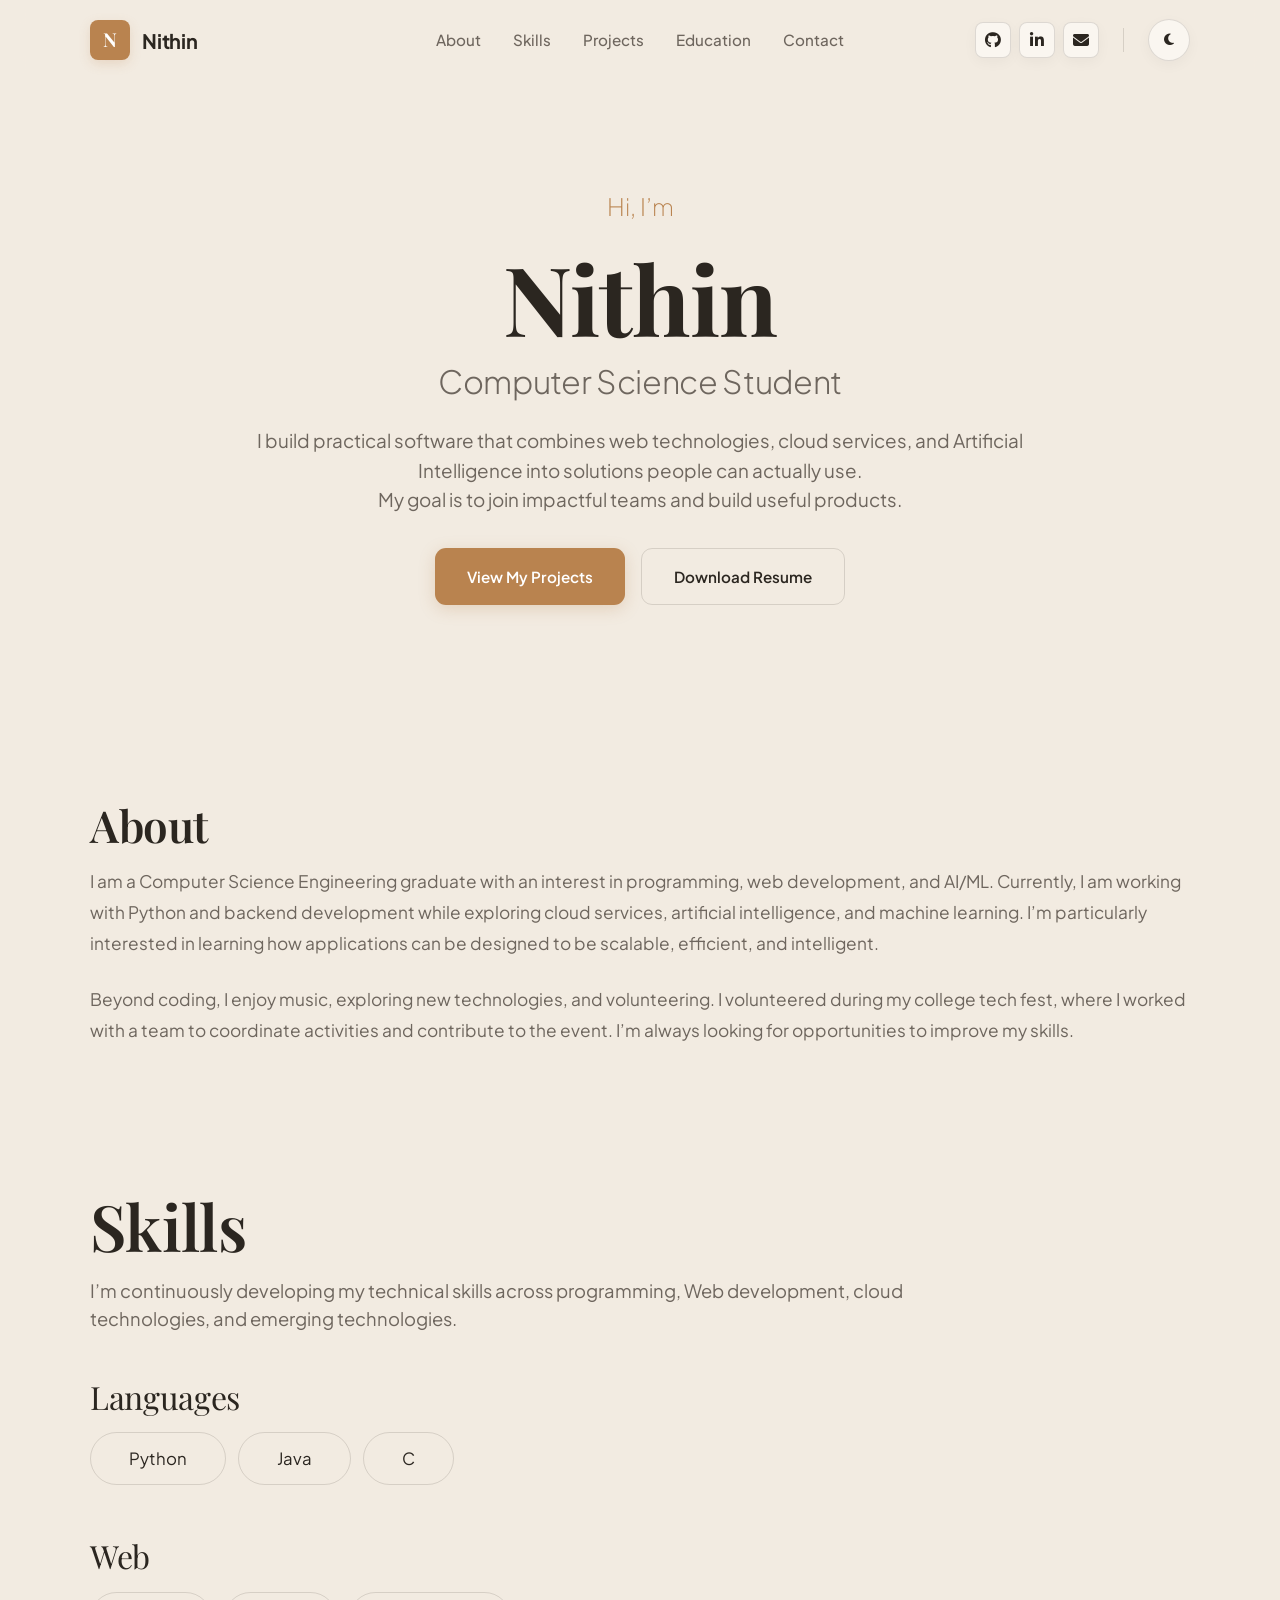
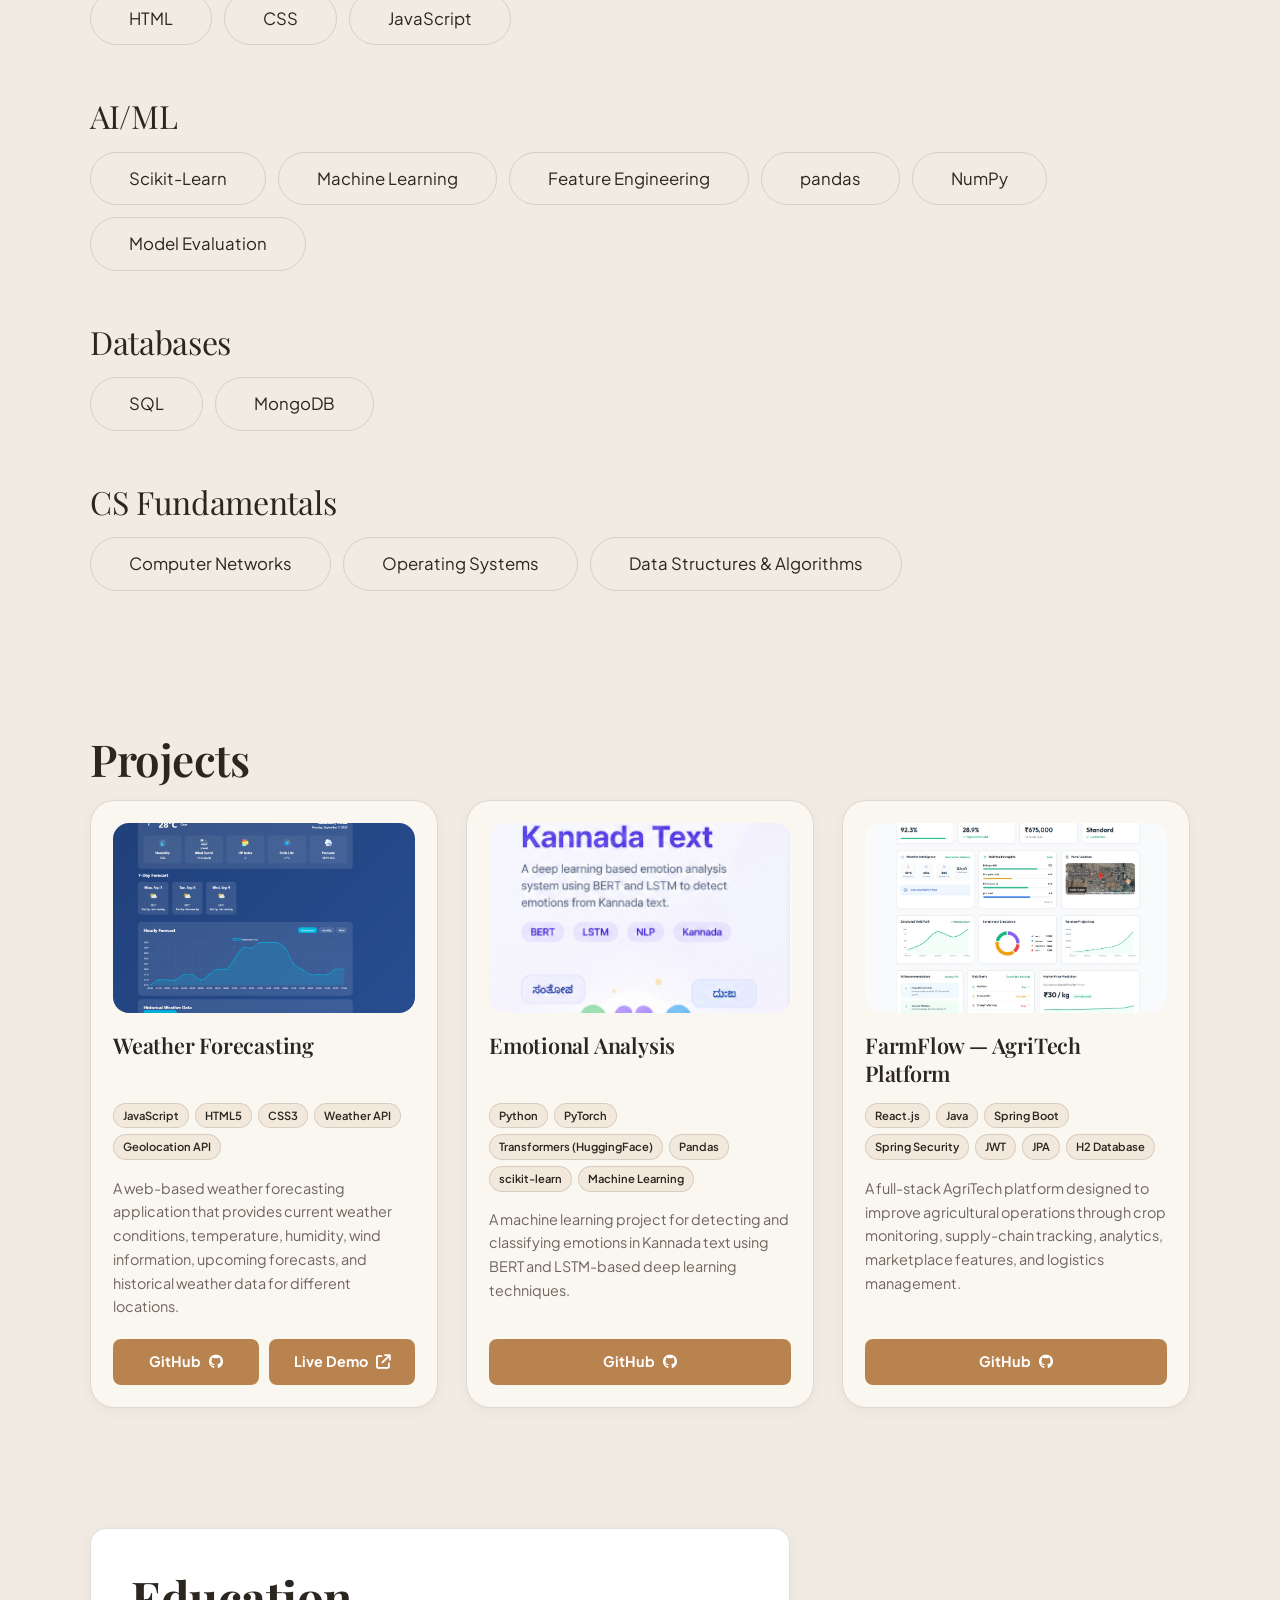
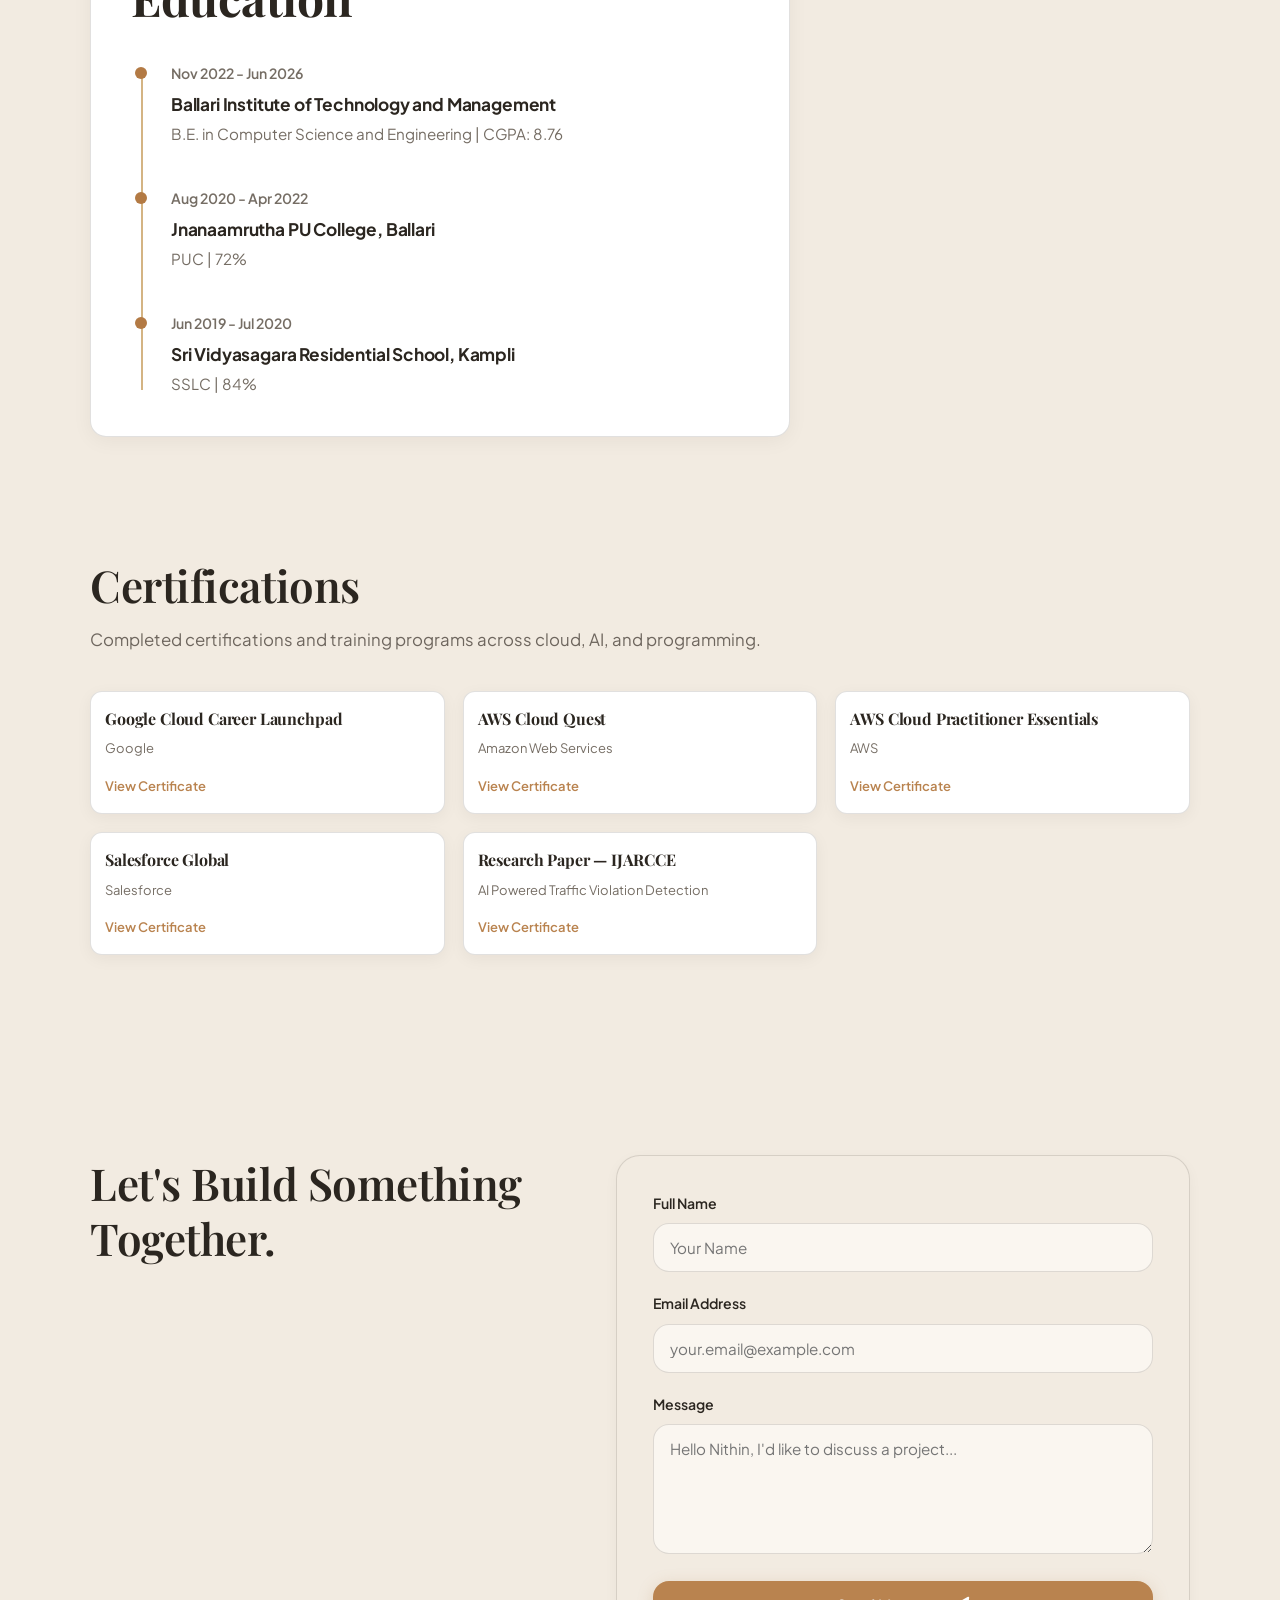
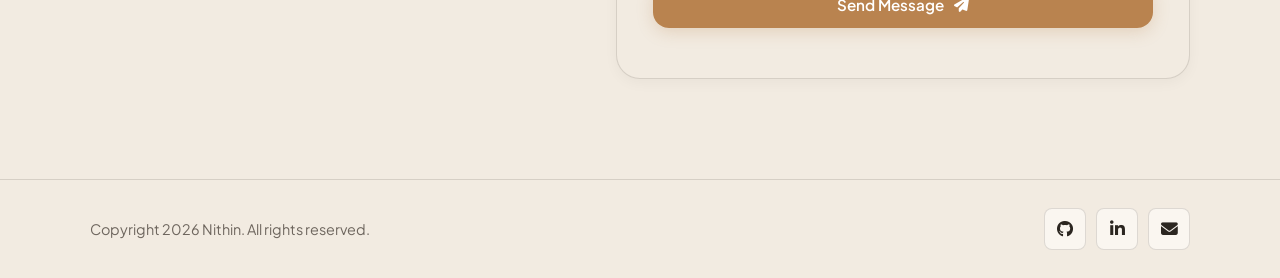
<file: index.html>
<!DOCTYPE html>
<html lang="en">
<head>
    <meta charset="UTF-8">
    <meta name="viewport" content="width=device-width, initial-scale=1.0">
    <meta name="description" content="Portfolio of Nithin, Computer Science graduate specializing in Python development, REST APIs, FastAPI, SQL, and backend systems.">
    <title>Nithin.dev</title>

    <!-- Google Fonts -->
    <link rel="preconnect" href="https://fonts.googleapis.com">
    <link rel="preconnect" href="https://fonts.gstatic.com" crossorigin>
    <link href="https://fonts.googleapis.com/css2?family=Playfair+Display:wght@500;600;700&family=Plus+Jakarta+Sans:wght@400;500;600;700&display=swap" rel="stylesheet">
    
    <!-- FontAwesome Icons -->
    <link rel="stylesheet" href="https://cdnjs.cloudflare.com/ajax/libs/font-awesome/6.5.2/css/all.min.css" crossorigin="anonymous" referrerpolicy="no-referrer">

    <!-- Stylesheet -->
    <link rel="stylesheet" href="style.css">
    <style>
        /* Education section */
        .education-section {
            padding: 20px 0 100px;
            background-color: var(--bg-color);
        }

        .education-container {
            width: min(700px, 100%);
            min-height:40x;
            margin: 0 ;
            padding: 40px;
            background-color: #FFFFFF;
            border: 1px solid rgba(43, 38, 32, 0.14);
            border-radius: 16px;
            box-sizing: border-box;
            box-shadow: 0 4px 20px rgba(30, 27, 24, 0.05);
        }

        .education-title {
            margin: 0 0 36px;
            color: #2B2620;
            font-size: clamp(2.25rem, 4vw, 3rem);
            line-height: 1.2;
            font-family: var(--font-serif);
            font-weight: 700;
        }

        .education-timeline {
            position: relative;
            display: flex;
            flex-direction: column;
        }

        .education-timeline::before {
            content: '';
            position: absolute;
            top: 6px;
            bottom: 6px;
            left: 10px;
            width: 2px;
            background-color: #D4B483;
        }

        .education-entry {
            position: relative;
            padding: 0 0 42px 40px;
        }

        .education-entry:last-child {
            padding-bottom: 0;
        }

        .education-dot {
            position: absolute;
            top: 4px;
            left: 4px;
            z-index: 1;
            width: 12px;
            height: 12px;
            border-radius: 50%;
            background-color: #B37A44;
        }

        .education-date {
            margin: 0 0 8px;
            color: #756D64;
            font-family: var(--font-sans);
            font-size: 0.88rem;
            font-weight: 600;
            line-height: 1.5;
        }

        .education-institution {
            margin: 0 0 4px;
            color: #2B2620;
            font-family: var(--font-sans);
            font-size: 1.08rem;
            font-weight: 700;
            line-height: 1.45;
        }

        .education-course,
        .education-result {
            margin: 0;
            color: #756D64;
            font-family: var(--font-sans);
            font-size: 0.95rem;
            font-weight: 400;
            line-height: 1.65;
        }

        .education-result {
            margin-top: 2px;
        }

        @media (max-width: 768px) {
            .education-section {
                padding: 10px 0 70px;
            }

            .education-container {
                width: 92%;
                min-height: auto;
                padding: 35px 25px;
                border-radius: 18px;
            }

            .education-title {
                margin-bottom: 30px;
                font-size: 2.25rem;
            }

            .education-entry {
                padding-left: 32px;
                padding-bottom: 34px;
            }

            .education-institution {
                font-size: 1rem;
            }

            .education-date,
            .education-course {
                font-size: 0.9rem;
            }
        }
    </style>

</head>
<body>

 <!-- 1. NAVIGATION -->
<header id="top" class="topbar">
    <div class="container nav">

        <a href="#home" class="logo" aria-label="Nithin Home">
            <span class="monogram">N</span>
            <span class="logo-name">Nithin</span>
        </a>
            <nav aria-label="Primary Navigation">
                <ul class="nav-links">
                    <li><a href="#about" class="nav-link">About</a></li>
                    <li><a href="#skills" class="nav-link">Skills</a></li>
                    <li><a href="#projects" class="nav-link">Projects</a></li>
                    <li><a href="#education" class="nav-link">Education</a></li>
                    <li><a href="#contact" class="nav-link">Contact</a></li>
                </ul>
            </nav>

            <div class="nav-actions">
                <div class="nav-social-links" aria-label="Social links">
                    <a class="nav-social-link"
                       href="https://github.com/NITHIN-85"
                       target="_blank"
                       rel="noopener noreferrer"
                       aria-label="GitHub"
                       title="GitHub">
                        <i class="fa-brands fa-github" aria-hidden="true"></i>
                    </a>
                    <a class="nav-social-link"
                       href="https://www.linkedin.com/in/t-nithin-a931a0388/"
                       target="_blank"
                       rel="noopener noreferrer"
                       aria-label="LinkedIn"
                       title="LinkedIn">
                        <i class="fa-brands fa-linkedin-in" aria-hidden="true"></i>
                    </a>
                    <a class="nav-social-link"
                       href="https://mail.google.com/mail/?view=cm&amp;fs=1&amp;to=nithint912%40gmail.com"
                       target="_blank"
                       rel="noopener noreferrer"
                       aria-label="Email Nithin"
                       title="nithint912@gmail.com">
                        <i class="fa-solid fa-envelope" aria-hidden="true"></i>
                    </a>
                </div>
                <span class="nav-divider" aria-hidden="true"></span>
                <button id="theme-toggle" class="theme-toggle" type="button" aria-label="Switch to dark mode" title="Toggle color mode">
                    <i class="fa-solid fa-moon" aria-hidden="true"></i>
                </button>
                <button id="hamburger" class="hamburger" aria-label="Toggle navigation menu" aria-expanded="false">
                    <span></span>
                    <span></span>
                    <span></span>
                </button>
            </div>
        </div>

        <!-- Mobile Navigation Menu -->
        <div id="mobile-nav" class="mobile-nav" aria-label="Mobile Navigation">
            <a href="#about" class="nav-link mobile-nav-link">About</a>
            <a href="#skills" class="nav-link mobile-nav-link">Skills</a>
            <a href="#projects" class="nav-link mobile-nav-link">Projects</a>
            <a href="#education" class="nav-link mobile-nav-link">Education</a>
            <a href="#contact" class="nav-link mobile-nav-link">Contact</a>
        </div>
    </header>

    <main>
        <!-- 2. HERO SECTION -->
        <section id="home" class="hero">
            <div class="container hero-grid">
                <div class="hero-content">
                    <p class="hero-greeting">Hi, I&rsquo;m</p>
                    <h1 class="hero-title">Nithin</h1>
                    <h2 class="hero-subtitle">Computer Science Student</h2>
                    <p class="hero-intro">
                        I build practical software that combines web technologies, cloud services, and Artificial Intelligence into solutions people can actually use.<br>
                        My goal is to join impactful teams and build useful products.
                    </p>
                    <div class="hero-cta">
                        <a href="#projects" class="btn btn-primary">
                            <span>View My Projects</span>
                        </a>
                        <a
                            href="https://drive.google.com/file/d/1gqbxarIlOBiHl7GL-RGdMTtW2OKQ2eC5/view?usp=sharing"
                            target="_blank"
                            rel="noopener noreferrer"
                            class="btn btn-secondary"
                        >
                            <span>Download Resume</span>
                        </a>
                    </div>
                </div>

            </div>
        </section>

        <!-- 3. ABOUT SECTION -->
        <section id="about" class="about-section">
            <div class="container about-grid">
                <div>
                    <h2 class="section-title projects-title">About</h2>
                    <p class="about-bio">
                        I am a Computer Science Engineering graduate with an interest in programming, web development, and AI/ML. Currently, I am working with Python and backend development while exploring cloud services, artificial intelligence, and machine learning. 
                        I’m particularly interested in learning how applications can be designed to be scalable, efficient, and intelligent.
                    </p>
                    <p class="about-bio">
                        Beyond coding, I enjoy music, exploring new technologies, and volunteering. I volunteered during my college tech fest, where I worked with a team to coordinate activities and contribute to the event. I’m always looking for opportunities to improve my skills.
                    </p>
                </div>

            </div>
        </section>

        <!-- 4. SKILLS & TECHNOLOGIES -->
        <section id="skills" class="skills-section">
            <div class="container">
                <h2 class="skills-title">Skills</h2>
                <p class="skills-intro">I&rsquo;m continuously developing my technical skills across programming, Web development, cloud technologies, and emerging technologies.</p>
                <div class="skills-categories" aria-label="Technical skills">
                    <article class="skills-category">
                        <h3>Languages</h3>
                        <ul class="skills-list">
                            <li>Python</li><li>Java</li><li>C</li>
                        </ul>
                    </article>
                    <article class="skills-category">
                        <h3>Web</h3>
                        <ul class="skills-list">
                            <li>HTML</li><li>CSS</li><li>JavaScript</li>
                        </ul>
                    </article>
                    <article class="skills-category">
                        <h3>AI/ML</h3>
                        <ul class="skills-list">
                            <li>Scikit-Learn</li><li>Machine Learning</li><li>Feature Engineering</li><li>pandas</li><li>NumPy</li><li>Model Evaluation</li>
                        </ul>
                    </article>
                    <article class="skills-category">
                        <h3>Databases</h3>
                        <ul class="skills-list">
                            <li>SQL</li><li>MongoDB</li>
                        </ul>
                    </article>
                    <article class="skills-category">
                        <h3>CS Fundamentals</h3>
                        <ul class="skills-list">
                            <li>Computer Networks</li><li>Operating Systems</li><li>Data Structures &amp; Algorithms</li>
                        </ul>
                    </article>
                </div>
            </div>
        </section>

        <!-- 5. PROJECTS -->
        <section id="projects" class="secondary-projects">
            <div class="container">
                <h2 class="section-title projects-title">Projects</h2>

                <div class="project-grid-3">
                    <article class="project-card">
                        <figure class="project-preview">
                            <img src="images/download.png" alt="Weather Forecasting dashboard showing current conditions and forecast data">
                        </figure>
                        <h3>Weather Forecasting</h3>
                        <div class="project-tags"><span>JavaScript</span><span>HTML5</span><span>CSS3</span><span>Weather API</span><span>Geolocation API</span></div>
                        <p>A web-based weather forecasting application that provides current weather conditions, temperature, humidity, wind information, upcoming forecasts, and historical weather data for different locations.</p>
                        <div class="project-actions">
                            <a class="project-github-link" href="https://github.com/NITHIN-85/Weather-Forecasting-" target="_blank" rel="noopener noreferrer">GitHub<i class="fa-brands fa-github" aria-hidden="true"></i></a>
                            <a class="project-demo-link" href="https://theweatherforecasting.netlify.app" target="_blank" rel="noopener noreferrer">Live Demo <i class="fa-solid fa-arrow-up-right-from-square" aria-hidden="true"></i></a>
                        </div>
                    </article>

                    <article class="project-card">
                        <figure class="project-preview">
                            <img src="images/Capture.PNG" alt="Emotional Analysis interface for Kannada text emotion detection">
                        </figure>
                        <h3>Emotional Analysis</h3>
                        <div class="project-tags"><span>Python</span><span>PyTorch</span><span>Transformers (HuggingFace)</span><span>Pandas</span><span>scikit-learn</span><span>Machine Learning</span></div>
                        <p>A machine learning project for detecting and classifying emotions in Kannada text using BERT and LSTM-based deep learning techniques.</p>
                        <div class="project-actions">
                            <a class="project-github-link" href="https://github.com/NITHIN-85/Emotional-Analysis" target="_blank" rel="noopener noreferrer">GitHub <i class="fa-brands fa-github" aria-hidden="true"></i></a>
                        </div>
                    </article>

                    <article class="project-card">
                        <figure class="project-preview">
                            <img src="images/51b085c9-af19-450c-96fa-ab918399d5d6.jpg" alt="FarmFlow AgriTech platform analytics dashboard">
                        </figure>
                        <h3>FarmFlow — AgriTech Platform</h3>
                        <div class="project-tags"><span>React.js</span><span>Java</span><span>Spring Boot</span><span>Spring Security</span><span>JWT</span><span>JPA</span><span>H2 Database</span></div>
                        <p>A full-stack AgriTech platform designed to improve agricultural operations through crop monitoring, supply-chain tracking, analytics, marketplace features, and logistics management.</p>
                        <div class="project-actions">
                            <a class="project-github-link" href="https://github.com/NITHIN-85/Agritech" target="_blank" rel="noopener noreferrer">GitHub <i class="fa-brands fa-github" aria-hidden="true"></i></a>
                        </div>
                    </article>
                </div>
            </div>
        </section>

        <!-- 6. EDUCATION SECTION -->
        <section id="education" class="education-section">
            <div class="container">
                <div class="education-container">
                    <h2 class="education-title">Education</h2>

                    <div class="education-timeline">
                        <article class="education-entry">
                            <span class="education-dot" aria-hidden="true"></span>
                            <div class="education-content">
                                <p class="education-date">Nov 2022 - Jun 2026</p>
                                <h3 class="education-institution">Ballari Institute of Technology and Management</h3>
                                <p class="education-course">B.E. in Computer Science and Engineering | CGPA: 8.76</p>
                            </div>
                        </article>

                        <article class="education-entry">
                            <span class="education-dot" aria-hidden="true"></span>
                            <div class="education-content">
                                <p class="education-date">Aug 2020 - Apr 2022</p>
                                <h3 class="education-institution">Jnanaamrutha PU College, Ballari</h3>
                                <p class="education-course">PUC | 72%</p>
                            </div>
                        </article>

                        <article class="education-entry">
                            <span class="education-dot" aria-hidden="true"></span>
                            <div class="education-content">
                                <p class="education-date">Jun 2019 - Jul 2020</p>
                                <h3 class="education-institution">Sri Vidyasagara Residential School, Kampli</h3>
                                <p class="education-course">SSLC | 84%</p>
                            </div>
                        </article>
                    </div>
                </div>
            </div>
        </section>

        <!-- 7. CERTIFICATIONS SECTION -->
    <section id="certifications" class="certifications-section">
    <div class="container">

        <h2 class="certifications-title">Certifications</h2>

        <p class="certifications-intro">
            Completed certifications and training programs across cloud, AI, and programming.
        </p>
        
        <div class="certifications-grid">

            <!-- Google Cloud Career Launchpad -->
            <article class="certification-card">
                <h3>Google Cloud Career Launchpad</h3>
                <p>Google</p>

                <a href="https://drive.google.com/file/d/1eo3bOV3OyqxW00WyjmkogMWuGFpCNBA8/view?usp=sharing"
                   target="_blank"
                   rel="noopener noreferrer"
                   class="certificate-link">
                    View Certificate
                </a>
            </article>


            <!-- AWS Cloud Quest -->
            <article class="certification-card">
                <h3>AWS Cloud Quest</h3>
                <p>Amazon Web Services</p>

                <a href="https://www.credly.com/badges/c258a491-b706-4078-ae5e-ab76bcaf1b4f/linked_in?t=tjum4a"
                   target="_blank"
                   rel="noopener noreferrer"
                   class="certificate-link">
                    View Certificate
                </a>
            </article>


            <!-- AWS Cloud Practitioner Essentials -->
            <article class="certification-card">
                <h3>AWS Cloud Practitioner Essentials</h3>
                <p>AWS</p>

                <a href="https://drive.google.com/file/d/1kJ6Npj22_DMlSV14X2Ka2YneV-RoXC5I/view?usp=sharing"
                   target="_blank"
                   rel="noopener noreferrer"
                   class="certificate-link">
                    View Certificate
                </a>
            </article>


            <!-- Salesforce -->
            <article class="certification-card">
                <h3>Salesforce Global</h3>
                <p>Salesforce</p>

                <a href="https://drive.google.com/file/d/1ONxoWjOvm7c0jkp7RMoBxkRH5yiHP2vr/view?usp=sharing"
                   target="_blank"
                   rel="noopener noreferrer"
                   class="certificate-link">
                    View Certificate
                </a>
            </article>


            <!-- Research Paper -->
            <article class="certification-card">
                <h3>Research Paper — IJARCCE</h3>
                <p>AI Powered Traffic Violation Detection</p>

                <a href="https://drive.google.com/file/d/1N8W2AJTYfHoB0vTBnZnleOMzzJcZbpHn/view?usp=sharing"
                   target="_blank"
                   rel="noopener noreferrer"
                   class="certificate-link">
                    View Certificate
                </a>
            </article>

        </div>
    </div>
</section>

        <!-- 8. CONTACT SECTION -->
        <section id="contact" class="contact-section">
            <div class="container contact-grid">
                <div>
                    <h2 class="section-title">Let's Build Something Together.</h2>
                </div>

                <div class="contact-form-card">
                    <form id="contact-form" action="#" method="POST">
                        <div class="form-group">
                            <label for="name" class="form-label">Full Name</label>
                            <input type="text" id="name" name="name" class="form-input" placeholder="Your Name" required>
                        </div>
                        <div class="form-group">
                            <label for="email" class="form-label">Email Address</label>
                            <input type="email" id="email" name="email" class="form-input" placeholder="your.email@example.com" required>
                        </div>
                        <div class="form-group">
                            <label for="message" class="form-label">Message</label>
                            <textarea id="message" name="message" class="form-textarea" placeholder="Hello Nithin, I'd like to discuss a project..." required></textarea>
                        </div>
                        <button type="submit" class="btn btn-primary" style="width: 100%;">
                            <span>Send Message</span>
                            <i class="fa-solid fa-paper-plane"></i>
                        </button>
                        <div id="form-status" aria-live="polite"></div>
                    </form>
                </div>
            </div>
        </section>
    </main>

    <!-- 6. FOOTER -->
    <footer class="footer">
        <div class="container">
            <div class="footer-content">
                <p class="footer-copyright">Copyright 2026 Nithin. All rights reserved.</p>
                <ul class="footer-links">
                    <li>
                        <a href="https://github.com/NITHIN-85"
                           target="_blank"
                           rel="noopener noreferrer"
                           aria-label="GitHub"
                           title="GitHub">
                            <i class="fa-brands fa-github" aria-hidden="true"></i>
                        </a>
                    </li>
                    <li>
                        <a href="https://www.linkedin.com/in/t-nithin-a931a0388/"
                           target="_blank"
                           rel="noopener noreferrer"
                           aria-label="LinkedIn"
                           title="LinkedIn">
                            <i class="fa-brands fa-linkedin-in" aria-hidden="true"></i>
                        </a>
                    </li>
                    <li>
                        <a href="https://mail.google.com/mail/?view=cm&amp;fs=1&amp;to=nithint912%40gmail.com"
                           target="_blank"
                           rel="noopener noreferrer"
                           aria-label="Email Nithin"
                           title="nithint912@gmail.com">
                            <i class="fa-solid fa-envelope" aria-hidden="true"></i>
                        </a>
                    </li>
                </ul>
            </div>
        </div>
    </footer>

    <!-- Modal Popup Dialog -->
    <div id="modal-overlay" class="modal-overlay" aria-hidden="true">
        <div class="modal-card" role="dialog" aria-modal="true" aria-labelledby="modal-title">
            <button id="modal-close" class="modal-close" aria-label="Close dialog"><i class="fa-solid fa-xmark"></i></button>
            <h3 id="modal-title" style="font-family: var(--font-serif); font-size: 1.75rem; margin-bottom: 16px;">Title</h3>
            <div id="modal-body">Body content</div>
        </div>
    </div>

    <!-- Script -->
    <script src="script.js"></script></body>
</html>
</file>
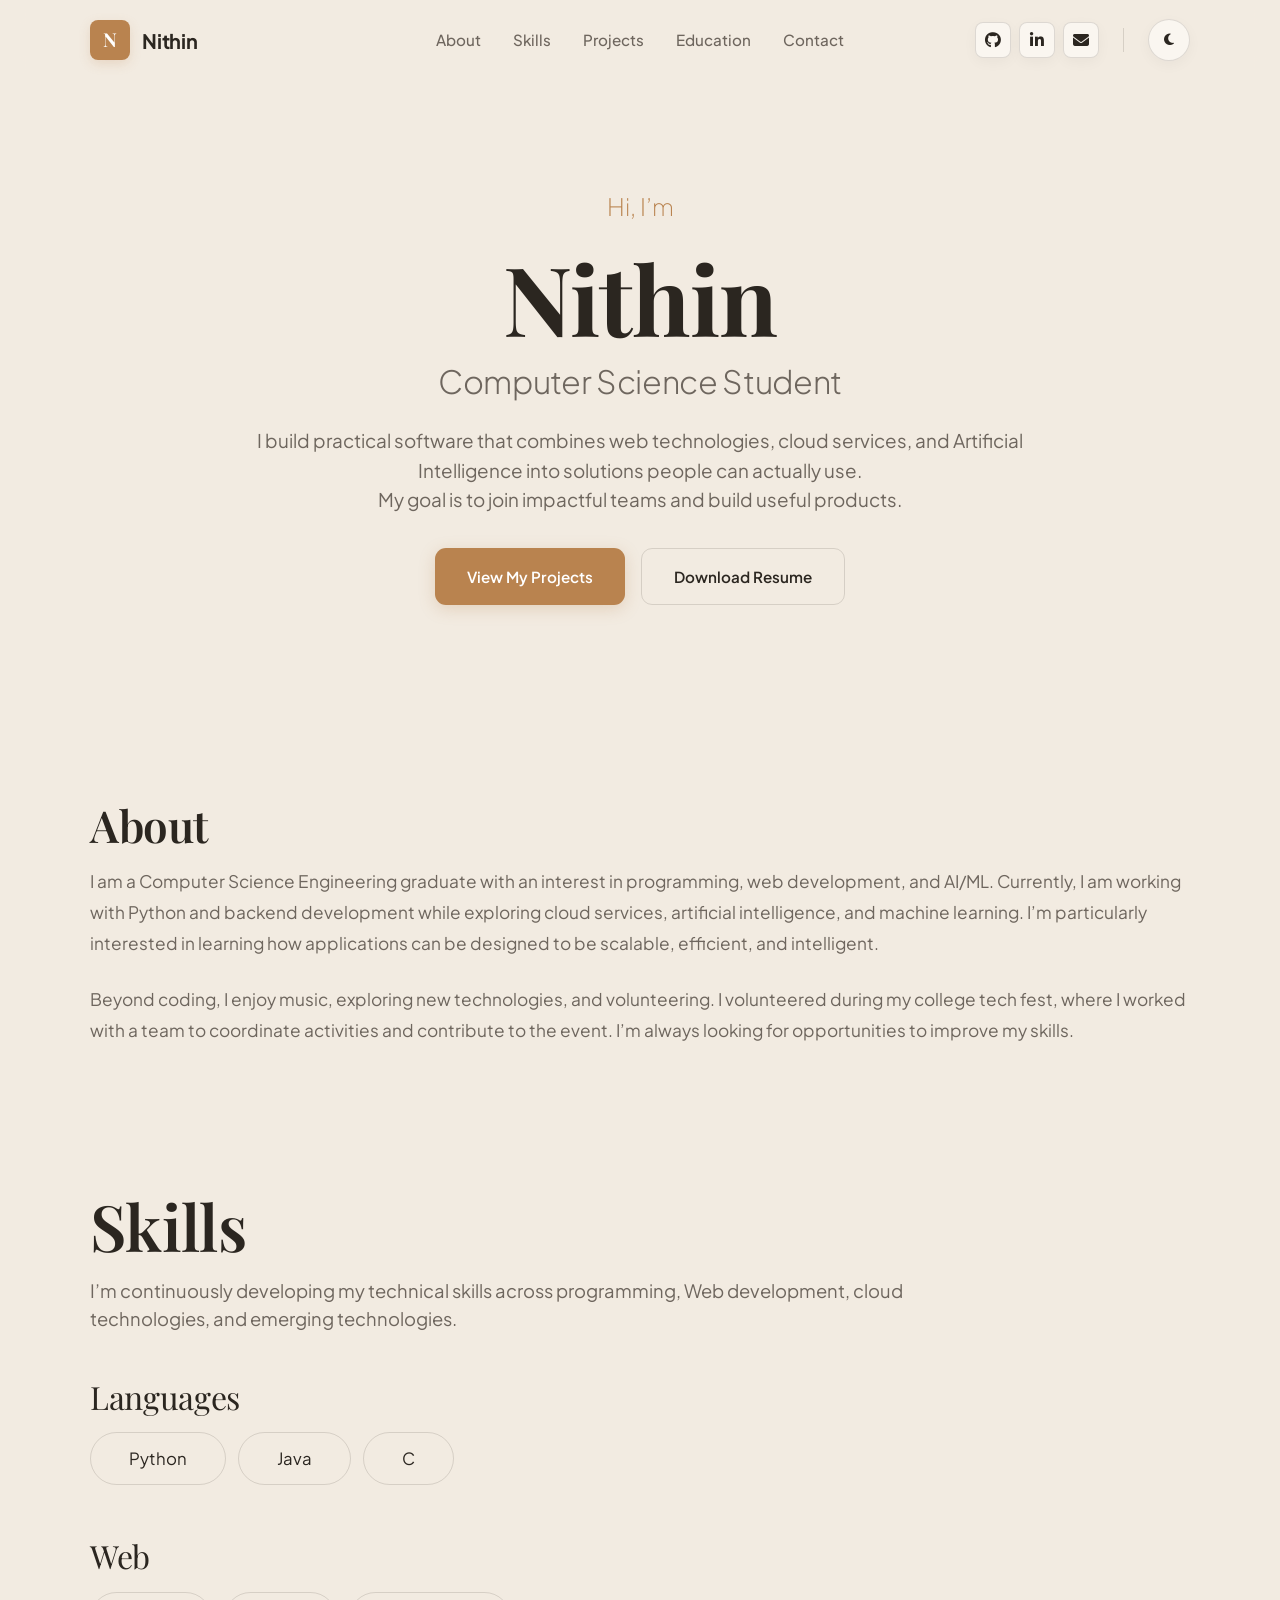
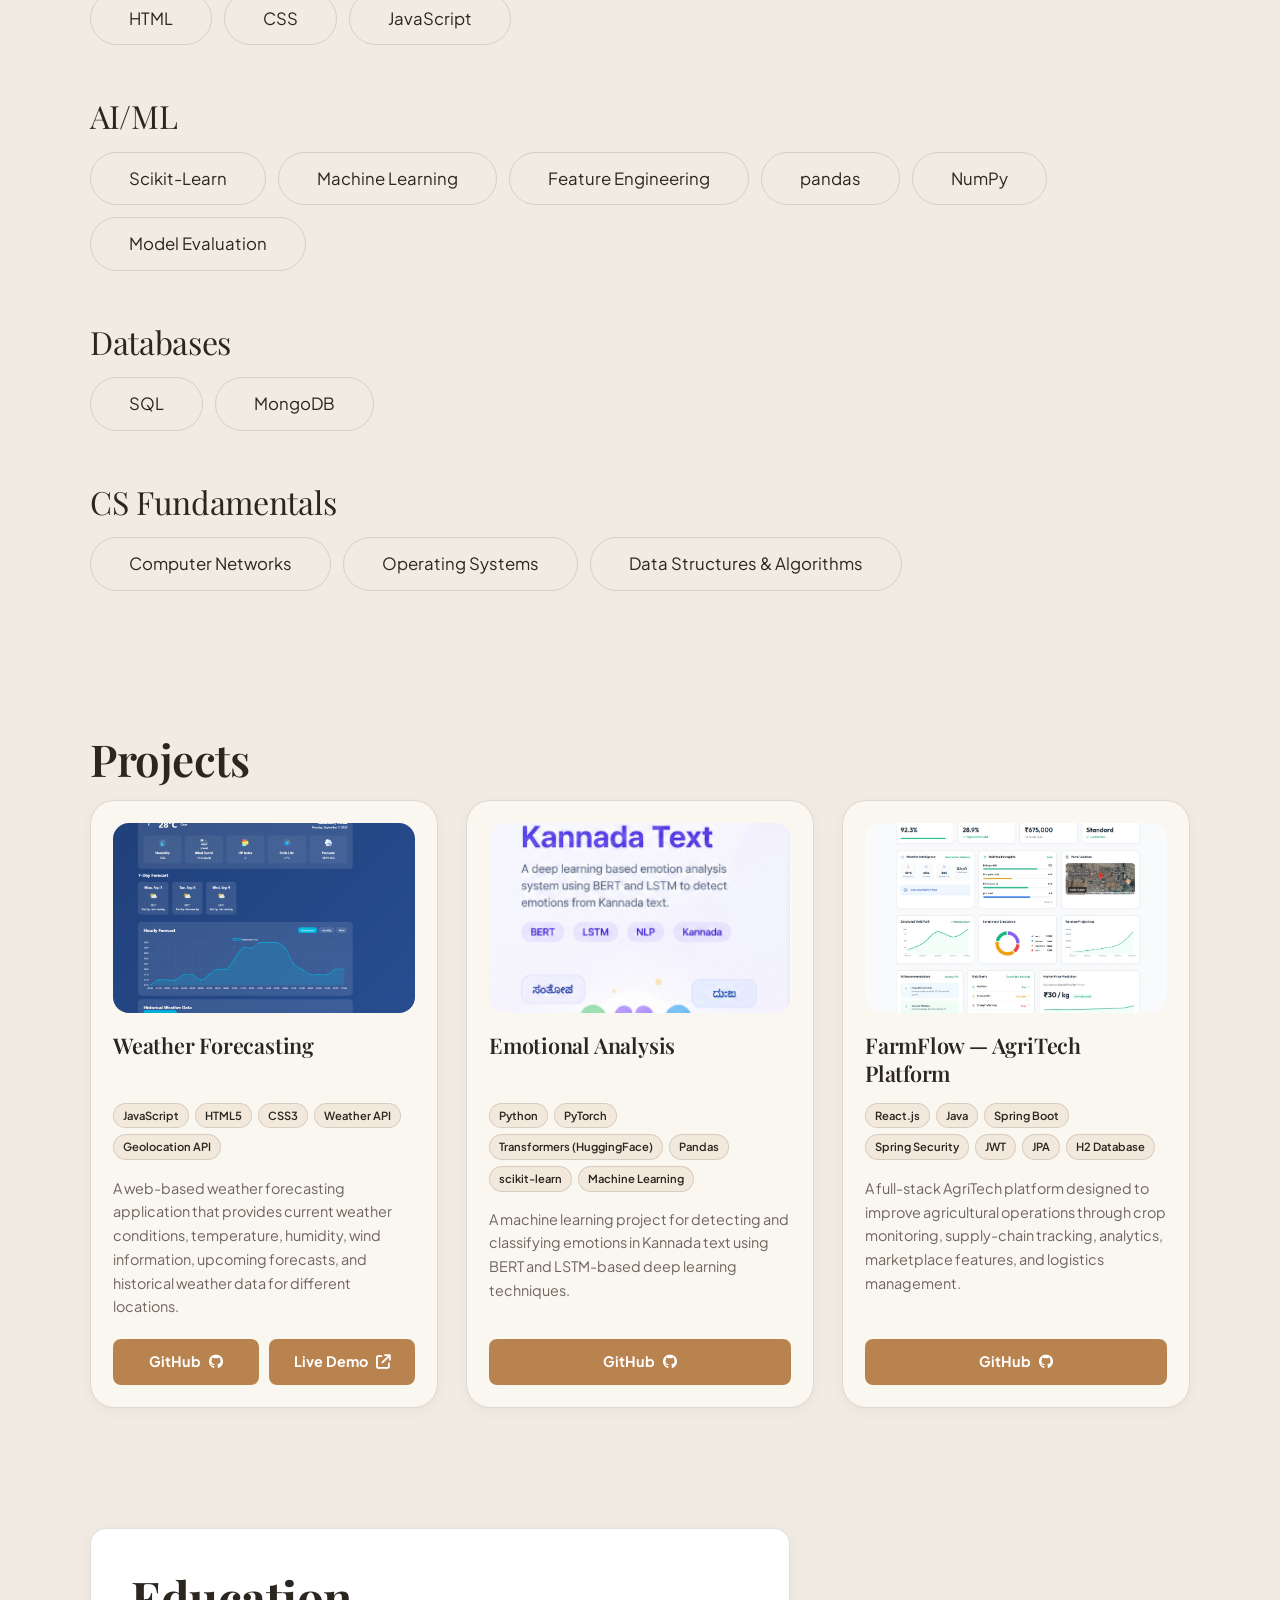
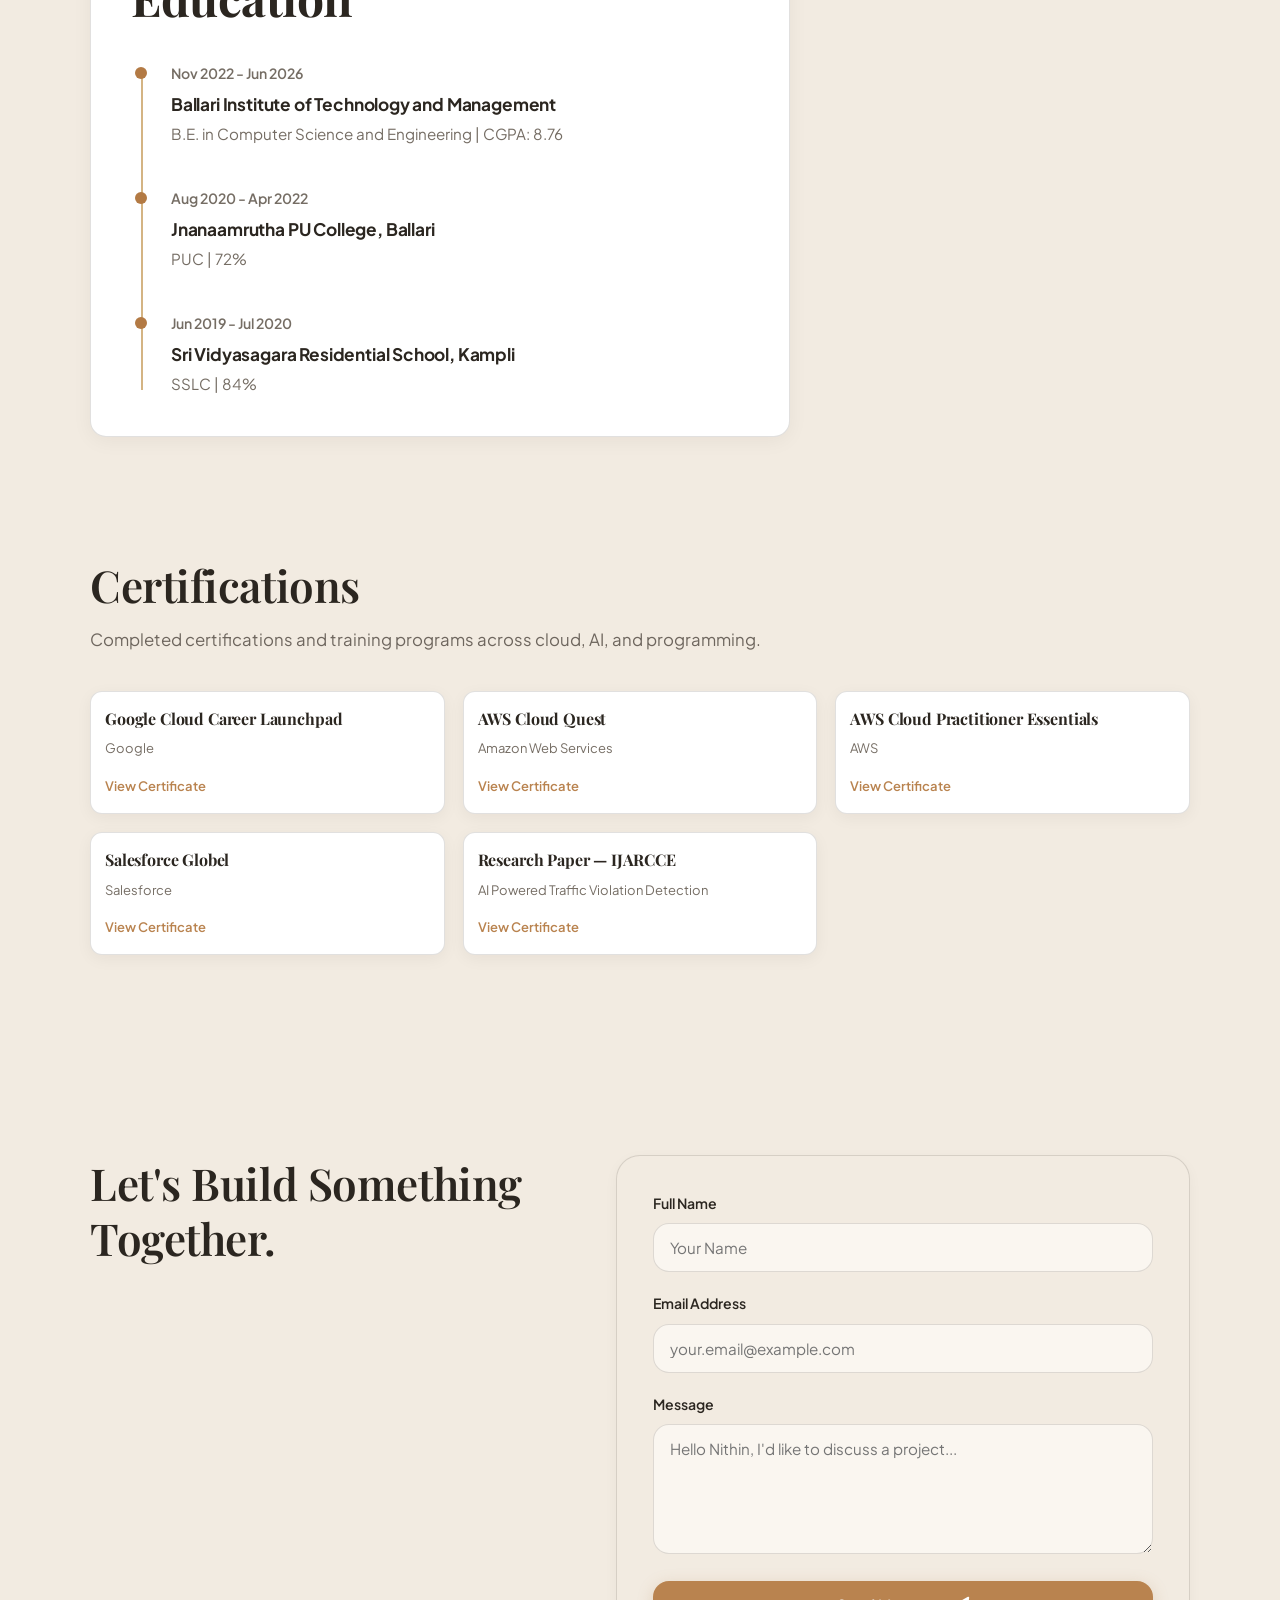
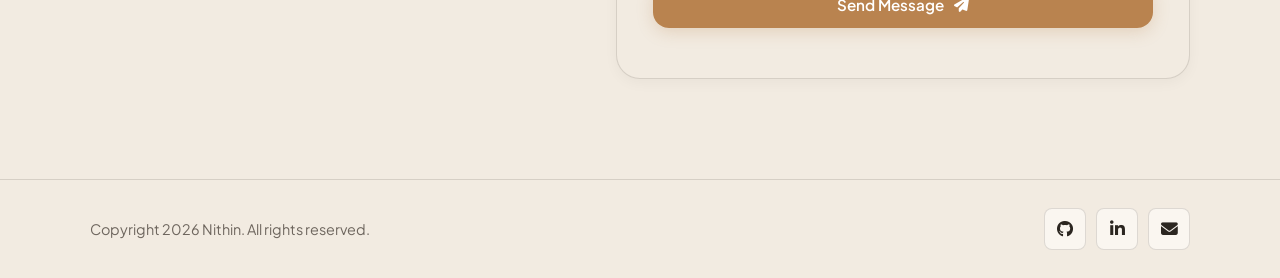
<file: index1.html>
<!DOCTYPE html>
<html lang="en">
<head>
    <meta charset="UTF-8">
    <meta name="viewport" content="width=device-width, initial-scale=1.0">
    <meta name="description" content="Portfolio of Nithin, Computer Science graduate specializing in Python development, REST APIs, FastAPI, SQL, and backend systems.">
    <title>Nithin.dev</title>

    <!-- Google Fonts -->
    <link rel="preconnect" href="https://fonts.googleapis.com">
    <link rel="preconnect" href="https://fonts.gstatic.com" crossorigin>
    <link href="https://fonts.googleapis.com/css2?family=Playfair+Display:wght@500;600;700&family=Plus+Jakarta+Sans:wght@400;500;600;700&display=swap" rel="stylesheet">
    
    <!-- FontAwesome Icons -->
    <link rel="stylesheet" href="https://cdnjs.cloudflare.com/ajax/libs/font-awesome/6.5.2/css/all.min.css" crossorigin="anonymous" referrerpolicy="no-referrer">

    <!-- Stylesheet -->
    <link rel="stylesheet" href="css/style.css">
    <style>
        /* Education section */
        .education-section {
            padding: 20px 0 100px;
            background-color: var(--bg-color);
        }

        .education-container {
            width: min(700px, 100%);
            min-height:40x;
            margin: 0 ;
            padding: 40px;
            background-color: #FFFFFF;
            border: 1px solid rgba(43, 38, 32, 0.14);
            border-radius: 16px;
            box-sizing: border-box;
            box-shadow: 0 4px 20px rgba(30, 27, 24, 0.05);
        }

        .education-title {
            margin: 0 0 36px;
            color: #2B2620;
            font-size: clamp(2.25rem, 4vw, 3rem);
            line-height: 1.2;
            font-family: var(--font-serif);
            font-weight: 700;
        }

        .education-timeline {
            position: relative;
            display: flex;
            flex-direction: column;
        }

        .education-timeline::before {
            content: '';
            position: absolute;
            top: 6px;
            bottom: 6px;
            left: 10px;
            width: 2px;
            background-color: #D4B483;
        }

        .education-entry {
            position: relative;
            padding: 0 0 42px 40px;
        }

        .education-entry:last-child {
            padding-bottom: 0;
        }

        .education-dot {
            position: absolute;
            top: 4px;
            left: 4px;
            z-index: 1;
            width: 12px;
            height: 12px;
            border-radius: 50%;
            background-color: #B37A44;
        }

        .education-date {
            margin: 0 0 8px;
            color: #756D64;
            font-family: var(--font-sans);
            font-size: 0.88rem;
            font-weight: 600;
            line-height: 1.5;
        }

        .education-institution {
            margin: 0 0 4px;
            color: #2B2620;
            font-family: var(--font-sans);
            font-size: 1.08rem;
            font-weight: 700;
            line-height: 1.45;
        }

        .education-course,
        .education-result {
            margin: 0;
            color: #756D64;
            font-family: var(--font-sans);
            font-size: 0.95rem;
            font-weight: 400;
            line-height: 1.65;
        }

        .education-result {
            margin-top: 2px;
        }

        @media (max-width: 768px) {
            .education-section {
                padding: 10px 0 70px;
            }

            .education-container {
                width: 92%;
                min-height: auto;
                padding: 35px 25px;
                border-radius: 18px;
            }

            .education-title {
                margin-bottom: 30px;
                font-size: 2.25rem;
            }

            .education-entry {
                padding-left: 32px;
                padding-bottom: 34px;
            }

            .education-institution {
                font-size: 1rem;
            }

            .education-date,
            .education-course {
                font-size: 0.9rem;
            }
        }
    </style>

</head>
<body>

 <!-- 1. NAVIGATION -->
<header id="top" class="topbar">
    <div class="container nav">

        <a href="#home" class="logo" aria-label="Nithin Home">
            <span class="monogram">N</span>
            <span class="logo-name">Nithin</span>
        </a>
            <nav aria-label="Primary Navigation">
                <ul class="nav-links">
                    <li><a href="#about" class="nav-link">About</a></li>
                    <li><a href="#skills" class="nav-link">Skills</a></li>
                    <li><a href="#projects" class="nav-link">Projects</a></li>
                    <li><a href="#education" class="nav-link">Education</a></li>
                    <li><a href="#contact" class="nav-link">Contact</a></li>
                </ul>
            </nav>

            <div class="nav-actions">
                <div class="nav-social-links" aria-label="Social links">
                    <a class="nav-social-link"
                       href="https://github.com/NITHIN-85"
                       target="_blank"
                       rel="noopener noreferrer"
                       aria-label="GitHub"
                       title="GitHub">
                        <i class="fa-brands fa-github" aria-hidden="true"></i>
                    </a>
                    <a class="nav-social-link"
                       href="https://www.linkedin.com/in/t-nithin-a931a0388/"
                       target="_blank"
                       rel="noopener noreferrer"
                       aria-label="LinkedIn"
                       title="LinkedIn">
                        <i class="fa-brands fa-linkedin-in" aria-hidden="true"></i>
                    </a>
                    <a class="nav-social-link"
                       href="https://mail.google.com/mail/?view=cm&amp;fs=1&amp;to=nithint912%40gmail.com"
                       target="_blank"
                       rel="noopener noreferrer"
                       aria-label="Email Nithin"
                       title="nithint912@gmail.com">
                        <i class="fa-solid fa-envelope" aria-hidden="true"></i>
                    </a>
                </div>
                <span class="nav-divider" aria-hidden="true"></span>
                <button id="theme-toggle" class="theme-toggle" type="button" aria-label="Switch to dark mode" title="Toggle color mode">
                    <i class="fa-solid fa-moon" aria-hidden="true"></i>
                </button>
                <button id="hamburger" class="hamburger" aria-label="Toggle navigation menu" aria-expanded="false">
                    <span></span>
                    <span></span>
                    <span></span>
                </button>
            </div>
        </div>

        <!-- Mobile Navigation Menu -->
        <div id="mobile-nav" class="mobile-nav" aria-label="Mobile Navigation">
            <a href="#about" class="nav-link mobile-nav-link">About</a>
            <a href="#skills" class="nav-link mobile-nav-link">Skills</a>
            <a href="#projects" class="nav-link mobile-nav-link">Projects</a>
            <a href="#education" class="nav-link mobile-nav-link">Education</a>
            <a href="#contact" class="nav-link mobile-nav-link">Contact</a>
        </div>
    </header>

    <main>
        <!-- 2. HERO SECTION -->
        <section id="home" class="hero">
            <div class="container hero-grid">
                <div class="hero-content">
                    <p class="hero-greeting">Hi, I&rsquo;m</p>
                    <h1 class="hero-title">Nithin</h1>
                    <h2 class="hero-subtitle">Computer Science Student</h2>
                    <p class="hero-intro">
                        I build practical software that combines web technologies, cloud services, and Artificial Intelligence into solutions people can actually use.<br>
                        My goal is to join impactful teams and build useful products.
                    </p>
                    <div class="hero-cta">
                        <a href="#projects" class="btn btn-primary">
                            <span>View My Projects</span>
                        </a>
                        <a
                            href="https://drive.google.com/file/d/1aKwMLGVt5Up0hkHj8zbGti5ZGYsTmCgn/view?usp=sharing"
                            target="_blank"
                            rel="noopener noreferrer"
                            class="btn btn-secondary"
                        >
                            <span>Download Resume</span>
                        </a>
                    </div>
                </div>

            </div>
        </section>

        <!-- 3. ABOUT SECTION -->
        <section id="about" class="about-section">
            <div class="container about-grid">
                <div>
                    <h2 class="section-title projects-title">About</h2>
                    <p class="about-bio">
                        I am a Computer Science Engineering graduate with an interest in programming, web development, and AI/ML. Currently, I am working with Python and backend development while exploring cloud services, artificial intelligence, and machine learning. 
                        I’m particularly interested in learning how applications can be designed to be scalable, efficient, and intelligent.
                    </p>
                    <p class="about-bio">
                        Beyond coding, I enjoy music, exploring new technologies, and volunteering. I volunteered during my college tech fest, where I worked with a team to coordinate activities and contribute to the event. I’m always looking for opportunities to improve my skills.
                    </p>
                </div>

            </div>
        </section>

        <!-- 4. SKILLS & TECHNOLOGIES -->
        <section id="skills" class="skills-section">
            <div class="container">
                <h2 class="skills-title">Skills</h2>
                <p class="skills-intro">I&rsquo;m continuously developing my technical skills across programming, Web development, cloud technologies, and emerging technologies.</p>
                <div class="skills-categories" aria-label="Technical skills">
                    <article class="skills-category">
                        <h3>Languages</h3>
                        <ul class="skills-list">
                            <li>Python</li><li>Java</li><li>C</li>
                        </ul>
                    </article>
                    <article class="skills-category">
                        <h3>Web</h3>
                        <ul class="skills-list">
                            <li>HTML</li><li>CSS</li><li>JavaScript</li>
                        </ul>
                    </article>
                    <article class="skills-category">
                        <h3>AI/ML</h3>
                        <ul class="skills-list">
                            <li>Scikit-Learn</li><li>Machine Learning</li><li>Feature Engineering</li><li>pandas</li><li>NumPy</li><li>Model Evaluation</li>
                        </ul>
                    </article>
                    <article class="skills-category">
                        <h3>Databases</h3>
                        <ul class="skills-list">
                            <li>SQL</li><li>MongoDB</li>
                        </ul>
                    </article>
                    <article class="skills-category">
                        <h3>CS Fundamentals</h3>
                        <ul class="skills-list">
                            <li>Computer Networks</li><li>Operating Systems</li><li>Data Structures &amp; Algorithms</li>
                        </ul>
                    </article>
                </div>
            </div>
        </section>

        <!-- 5. PROJECTS -->
        <section id="projects" class="secondary-projects">
            <div class="container">
                <h2 class="section-title projects-title">Projects</h2>

                <div class="project-grid-3">
                    <article class="project-card">
                        <figure class="project-preview">
                            <img src="images/download.png" alt="Weather Forecasting dashboard showing current conditions and forecast data">
                        </figure>
                        <h3>Weather Forecasting</h3>
                        <div class="project-tags"><span>JavaScript</span><span>HTML5</span><span>CSS3</span><span>Weather API</span><span>Geolocation API</span></div>
                        <p>A web-based weather forecasting application that provides current weather conditions, temperature, humidity, wind information, upcoming forecasts, and historical weather data for different locations.</p>
                        <div class="project-actions">
                            <a class="project-github-link" href="https://github.com/NITHIN-85/Weather-Forecasting-" target="_blank" rel="noopener noreferrer">GitHub<i class="fa-brands fa-github" aria-hidden="true"></i></a>
                            <a class="project-demo-link" href="https://theweatherforecasting.netlify.app" target="_blank" rel="noopener noreferrer">Live Demo <i class="fa-solid fa-arrow-up-right-from-square" aria-hidden="true"></i></a>
                        </div>
                    </article>

                    <article class="project-card">
                        <figure class="project-preview">
                            <img src="images/Capture.PNG" alt="Emotional Analysis interface for Kannada text emotion detection">
                        </figure>
                        <h3>Emotional Analysis</h3>
                        <div class="project-tags"><span>Python</span><span>PyTorch</span><span>Transformers (HuggingFace)</span><span>Pandas</span><span>scikit-learn</span><span>Machine Learning</span></div>
                        <p>A machine learning project for detecting and classifying emotions in Kannada text using BERT and LSTM-based deep learning techniques.</p>
                        <div class="project-actions">
                            <a class="project-github-link" href="https://github.com/NITHIN-85/Emotional-Analysis" target="_blank" rel="noopener noreferrer">GitHub <i class="fa-brands fa-github" aria-hidden="true"></i></a>
                        </div>
                    </article>

                    <article class="project-card">
                        <figure class="project-preview">
                            <img src="images/51b085c9-af19-450c-96fa-ab918399d5d6.jpg" alt="FarmFlow AgriTech platform analytics dashboard">
                        </figure>
                        <h3>FarmFlow — AgriTech Platform</h3>
                        <div class="project-tags"><span>React.js</span><span>Java</span><span>Spring Boot</span><span>Spring Security</span><span>JWT</span><span>JPA</span><span>H2 Database</span></div>
                        <p>A full-stack AgriTech platform designed to improve agricultural operations through crop monitoring, supply-chain tracking, analytics, marketplace features, and logistics management.</p>
                        <div class="project-actions">
                            <a class="project-github-link" href="https://github.com/NITHIN-85/Agritech" target="_blank" rel="noopener noreferrer">GitHub <i class="fa-brands fa-github" aria-hidden="true"></i></a>
                        </div>
                    </article>
                </div>
            </div>
        </section>

        <!-- 6. EDUCATION SECTION -->
        <section id="education" class="education-section">
            <div class="container">
                <div class="education-container">
                    <h2 class="education-title">Education</h2>

                    <div class="education-timeline">
                        <article class="education-entry">
                            <span class="education-dot" aria-hidden="true"></span>
                            <div class="education-content">
                                <p class="education-date">Nov 2022 - Jun 2026</p>
                                <h3 class="education-institution">Ballari Institute of Technology and Management</h3>
                                <p class="education-course">B.E. in Computer Science and Engineering | CGPA: 8.76</p>
                            </div>
                        </article>

                        <article class="education-entry">
                            <span class="education-dot" aria-hidden="true"></span>
                            <div class="education-content">
                                <p class="education-date">Aug 2020 - Apr 2022</p>
                                <h3 class="education-institution">Jnanaamrutha PU College, Ballari</h3>
                                <p class="education-course">PUC | 72%</p>
                            </div>
                        </article>

                        <article class="education-entry">
                            <span class="education-dot" aria-hidden="true"></span>
                            <div class="education-content">
                                <p class="education-date">Jun 2019 - Jul 2020</p>
                                <h3 class="education-institution">Sri Vidyasagara Residential School, Kampli</h3>
                                <p class="education-course">SSLC | 84%</p>
                            </div>
                        </article>
                    </div>
                </div>
            </div>
        </section>

        <!-- 7. CERTIFICATIONS SECTION -->
    <section id="certifications" class="certifications-section">
    <div class="container">

        <h2 class="certifications-title">Certifications</h2>

        <p class="certifications-intro">
            Completed certifications and training programs across cloud, AI, and programming.
        </p>
        
        <div class="certifications-grid">

            <!-- Google Cloud Career Launchpad -->
            <article class="certification-card">
                <h3>Google Cloud Career Launchpad</h3>
                <p>Google</p>

                <a href="https://drive.google.com/file/d/1eo3bOV3OyqxW00WyjmkogMWuGFpCNBA8/view?usp=sharing"
                   target="_blank"
                   rel="noopener noreferrer"
                   class="certificate-link">
                    View Certificate
                </a>
            </article>


            <!-- AWS Cloud Quest -->
            <article class="certification-card">
                <h3>AWS Cloud Quest</h3>
                <p>Amazon Web Services</p>

                <a href="https://www.credly.com/badges/c258a491-b706-4078-ae5e-ab76bcaf1b4f/linked_in?t=tjum4a"
                   target="_blank"
                   rel="noopener noreferrer"
                   class="certificate-link">
                    View Certificate
                </a>
            </article>


            <!-- AWS Cloud Practitioner Essentials -->
            <article class="certification-card">
                <h3>AWS Cloud Practitioner Essentials</h3>
                <p>AWS</p>

                <a href="https://drive.google.com/file/d/1kJ6Npj22_DMlSV14X2Ka2YneV-RoXC5I/view?usp=sharing"
                   target="_blank"
                   rel="noopener noreferrer"
                   class="certificate-link">
                    View Certificate
                </a>
            </article>


            <!-- Salesforce -->
            <article class="certification-card">
                <h3>Salesforce Globel</h3>
                <p>Salesforce</p>

                <a href="https://drive.google.com/file/d/1ONxoWjOvm7c0jkp7RMoBxkRH5yiHP2vr/view?usp=sharing"
                   target="_blank"
                   rel="noopener noreferrer"
                   class="certificate-link">
                    View Certificate
                </a>
            </article>


            <!-- Research Paper -->
            <article class="certification-card">
                <h3>Research Paper — IJARCCE</h3>
                <p>AI Powered Traffic Violation Detection</p>

                <a href="https://drive.google.com/file/d/1N8W2AJTYfHoB0vTBnZnleOMzzJcZbpHn/view?usp=sharing"
                   target="_blank"
                   rel="noopener noreferrer"
                   class="certificate-link">
                    View Certificate
                </a>
            </article>

        </div>
    </div>
</section>

        <!-- 8. CONTACT SECTION -->
        <section id="contact" class="contact-section">
            <div class="container contact-grid">
                <div>
                    <h2 class="section-title">Let's Build Something Together.</h2>
                </div>

                <div class="contact-form-card">
                    <form id="contact-form" action="#" method="POST">
                        <div class="form-group">
                            <label for="name" class="form-label">Full Name</label>
                            <input type="text" id="name" name="name" class="form-input" placeholder="Your Name" required>
                        </div>
                        <div class="form-group">
                            <label for="email" class="form-label">Email Address</label>
                            <input type="email" id="email" name="email" class="form-input" placeholder="your.email@example.com" required>
                        </div>
                        <div class="form-group">
                            <label for="message" class="form-label">Message</label>
                            <textarea id="message" name="message" class="form-textarea" placeholder="Hello Nithin, I'd like to discuss a project..." required></textarea>
                        </div>
                        <button type="submit" class="btn btn-primary" style="width: 100%;">
                            <span>Send Message</span>
                            <i class="fa-solid fa-paper-plane"></i>
                        </button>
                        <div id="form-status" aria-live="polite"></div>
                    </form>
                </div>
            </div>
        </section>
    </main>

    <!-- 6. FOOTER -->
    <footer class="footer">
        <div class="container">
            <div class="footer-content">
                <p class="footer-copyright">Copyright 2026 Nithin. All rights reserved.</p>
                <ul class="footer-links">
                    <li>
                        <a href="https://github.com/NITHIN-85"
                           target="_blank"
                           rel="noopener noreferrer"
                           aria-label="GitHub"
                           title="GitHub">
                            <i class="fa-brands fa-github" aria-hidden="true"></i>
                        </a>
                    </li>
                    <li>
                        <a href="https://www.linkedin.com/in/t-nithin-a931a0388/"
                           target="_blank"
                           rel="noopener noreferrer"
                           aria-label="LinkedIn"
                           title="LinkedIn">
                            <i class="fa-brands fa-linkedin-in" aria-hidden="true"></i>
                        </a>
                    </li>
                    <li>
                        <a href="https://mail.google.com/mail/?view=cm&amp;fs=1&amp;to=nithint912%40gmail.com"
                           target="_blank"
                           rel="noopener noreferrer"
                           aria-label="Email Nithin"
                           title="nithint912@gmail.com">
                            <i class="fa-solid fa-envelope" aria-hidden="true"></i>
                        </a>
                    </li>
                </ul>
            </div>
        </div>
    </footer>

    <!-- Modal Popup Dialog -->
    <div id="modal-overlay" class="modal-overlay" aria-hidden="true">
        <div class="modal-card" role="dialog" aria-modal="true" aria-labelledby="modal-title">
            <button id="modal-close" class="modal-close" aria-label="Close dialog"><i class="fa-solid fa-xmark"></i></button>
            <h3 id="modal-title" style="font-family: var(--font-serif); font-size: 1.75rem; margin-bottom: 16px;">Title</h3>
            <div id="modal-body">Body content</div>
        </div>
    </div>

    <!-- Script -->
    <script src="js/script.js"></script>
</body>
</html>
</file>
<file: style.css>
/* ==========================================================================
   NITHIN - PERSONAL PORTFOLIO STYLESHEET
   Warm, Editorial, Minimal Aesthetic
   Palette:
   - Main Background: #F2EBE1 (Cream)
   - Primary Accent / Terracotta: #B9834F
   - Dark Contrast Cards: #1E1B18
   - Main Text: #2B2620
   - White Text on Dark Cards: #FFFFFF
   ========================================================================== */

:root {
  --bg-color: #F2EBE1;
  --bg-card: #FAF6F0;
  --accent-color: #B9834F;
  --accent-hover: #A06E3B;
  --accent-light: rgba(185, 131, 79, 0.12);
  --dark-card: #1E1B18;
  --dark-card-border: #2E2925;
  --text-color: #2B2620;
  --muted-text: #6E665E;
  --white: #FFFFFF;
  --border-color: rgba(43, 38, 32, 0.14);
  --shadow-sm: 0 4px 14px rgba(30, 27, 24, 0.04);
  --shadow-md: 0 12px 32px rgba(30, 27, 24, 0.08);
  --shadow-lg: 0 20px 48px rgba(30, 27, 24, 0.12);
  --font-serif: 'Playfair Display', Georgia, serif;
  --font-sans: 'Plus Jakarta Sans', system-ui, -apple-system, sans-serif;
  --radius-sm: 8px;
  --radius-md: 16px;
  --radius-lg: 24px;
  --radius-full: 9999px;
  --transition: all 0.3s cubic-bezier(0.16, 1, 0.3, 1);
}

body.dark-mode {
  --bg-color: #1E1B18;
  --bg-card: #2B2620;
  --text-color: #FAF6F0;
  --muted-text: #CFC4B7;
  --border-color: rgba(250, 246, 240, 0.16);
  --accent-light: rgba(210, 161, 106, 0.18);
  --shadow-sm: 0 4px 14px rgba(0, 0, 0, 0.2);
  --shadow-md: 0 12px 32px rgba(0, 0, 0, 0.3);
}

/* Reset & Base Styles */
*, *::before, *::after {
  box-sizing: border-box;
  margin: 0;
  padding: 0;
}

html {
  scroll-behavior: smooth;
  font-size: 16px;
}

body {
  font-family: var(--font-sans);
  background-color: var(--bg-color);
  color: var(--text-color);
  line-height: 1.65;
  -webkit-font-smoothing: antialiased;
  -moz-osx-font-smoothing: grayscale;
  overflow-x: hidden;
}

main {
  display: flex;
  flex-direction: column;
}

h1, h2, h3, h4, h5, h6 {
  font-family: var(--font-serif);
  color: var(--text-color);
  line-height: 1.25;
  font-weight: 600;
  letter-spacing: -0.01em;
}

p {
  color: var(--muted-text);
  line-height: 1.7;
}

a {
  color: inherit;
  text-decoration: none;
  transition: var(--transition);
}

img {
  max-width: 100%;
  height: auto;
  display: block;
}

button {
  font-family: var(--font-sans);
  cursor: pointer;
  border: none;
  background: none;
}

/* Container */
.container {
  width: min(1100px, 90%);
  margin: 0 auto;
}

/* Section Header Badges & Labels */
.section-label {
  display: inline-flex;
  align-items: center;
  gap: 8px;
  font-family: var(--font-sans);
  font-size: 0.78rem;
  font-weight: 700;
  letter-spacing: 0.12em;
  text-transform: uppercase;
  color: var(--accent-color);
  background-color: var(--accent-light);
  padding: 6px 14px;
  border-radius: var(--radius-full);
  margin-bottom: 16px;
  border: 1px solid rgba(185, 131, 79, 0.25);
}

.section-label::before {
  content: '';
  width: 6px;
  height: 6px;
  border-radius: 50%;
  background-color: var(--accent-color);
}

.section-title {
  font-size: clamp(2rem, 3.5vw, 2.75rem);
  margin-bottom: 16px;
}

.section-desc {
  font-size: 1.05rem;
  max-width: 620px;
  margin-bottom: 40px;
}

/* Buttons & CTA */
.btn {
  display: inline-flex;
  align-items: center;
  justify-content: center;
  gap: 10px;
  padding: 14px 28px;
  font-size: 0.95rem;
  font-weight: 600;
  border-radius: var(--radius-md);
  transition: var(--transition);
}

.btn-primary {
  background-color: var(--accent-color);
  color: var(--white);
  box-shadow: 0 4px 16px rgba(185, 131, 79, 0.25);
}

.btn-primary:hover,
.btn-primary:focus-visible {
  background-color: var(--accent-hover);
  transform: translateY(-2px);
  box-shadow: 0 8px 24px rgba(185, 131, 79, 0.35);
  outline: none;
}

.btn-secondary {
  background-color: transparent;
  color: var(--text-color);
  border: 1px solid var(--border-color);
}

.btn-secondary:hover,
.btn-secondary:focus-visible {
  border-color: var(--accent-color);
  color: var(--accent-color);
  background-color: var(--accent-light);
  transform: translateY(-2px);
  outline: none;
}

.btn-small {
  padding: 10px 20px;
  font-size: 0.88rem;
  border-radius: var(--radius-sm);
}

/* Arrow text link */
.text-link {
  display: inline-flex;
  align-items: center;
  gap: 8px;
  font-weight: 600;
  font-size: 0.95rem;
  color: var(--accent-color);
  margin-top: 12px;
  transition: var(--transition);
}

.text-link:hover {
  color: var(--accent-hover);
  transform: translateX(4px);
}

/* ==========================================================================
   NAVIGATION
   ========================================================================== */
.topbar {
  position: sticky;
  top: 0;
  z-index: 1000;
  background-color: color-mix(in srgb, var(--bg-color) 92%, transparent);
  backdrop-filter: blur(12px);
  -webkit-backdrop-filter: blur(12px);
  transition: var(--transition);
}

.nav {
  display: grid;
  grid-template-columns: 1fr auto 1fr;
  align-items: center;
  height: 80px;
}

.nav-actions {
  justify-self: end;
}

.logo {
  display: flex;
  align-items: center;
  gap: 12px;
  font-weight: 700;
  font-size: 1.25rem;
}

.monogram {
  width: 40px;
  height: 40px;
  border-radius: var(--radius-sm);
  background-color: var(--accent-color);
  color: var(--white);
  display: grid;
  place-items: center;
  font-family: var(--font-serif);
  font-size: 1.2rem;
  font-weight: 700;
  box-shadow: 0 4px 12px rgba(185, 131, 79, 0.2);
}

.logo-name {
  font-family: var(--font-sans);
  color: var(--text-color);
  letter-spacing: -0.01em;
}

.nav-links {
  display: flex;
  align-items: center;
  gap: 32px;
  list-style: none;
}

.nav-social-links {
  display: flex;
  align-items: center;
  gap: 8px;
}

.nav-social-link {
  width: 36px;
  height: 36px;
  display: grid;
  place-items: center;
  border: 1px solid var(--border-color);
  border-radius: var(--radius-sm);
  background-color: var(--bg-card);
  color: var(--text-color);
  font-size: 1rem;
  box-shadow: var(--shadow-sm);
  transition: var(--transition);
}

.nav-social-link:hover,
.nav-social-link:focus-visible {
  background-color: var(--accent-color);
  border-color: var(--accent-color);
  color: var(--white);
  transform: translateY(-2px);
  outline: none;
}

.nav-divider {
  width: 1px;
  height: 24px;
  margin: 0 8px;
  background-color: var(--border-color);
}

.theme-toggle {
  width: 42px;
  height: 42px;
  display: grid;
  place-items: center;
  border: 1px solid var(--border-color);
  border-radius: 50%;
  background-color: var(--bg-card);
  color: var(--text-color);
  box-shadow: var(--shadow-sm);
  transition: var(--transition);
}

.theme-toggle:hover,
.theme-toggle:focus-visible {
  background-color: var(--accent-color);
  border-color: var(--accent-color);
  color: var(--white);
  transform: translateY(-2px);
}

.nav-link {
  font-size: 0.95rem;
  font-weight: 500;
  color: var(--muted-text);
  position: relative;
  padding: 6px 0;
}

.nav-link::after {
  content: '';
  position: absolute;
  bottom: 0;
  left: 0;
  width: 0;
  height: 2px;
  background-color: var(--accent-color);
  transition: var(--transition);
  border-radius: 2px;
}

.nav-link:hover,
.nav-link.active {
  color: var(--text-color);
}

.nav-link:hover::after,
.nav-link.active::after {
  width: 100%;
}

.nav-link.active {
  color: var(--accent-color);
  font-weight: 600;
}

.nav-actions {
  display: flex;
  align-items: center;
  gap: 16px;
}

.hamburger {
  display: none;
  flex-direction: column;
  justify-content: space-between;
  width: 28px;
  height: 20px;
  background: none;
  border: none;
  cursor: pointer;
  z-index: 1100;
}

.hamburger span {
  display: block;
  width: 100%;
  height: 2.5px;
  background-color: var(--text-color);
  border-radius: 4px;
  transition: var(--transition);
}

.hamburger.active span:nth-child(1) {
  transform: translateY(8.5px) rotate(45deg);
}

.hamburger.active span:nth-child(2) {
  opacity: 0;
}

.hamburger.active span:nth-child(3) {
  transform: translateY(-8.5px) rotate(-45deg);
}

.mobile-nav {
  position: fixed;
  top: 80px;
  left: 0;
  width: 100%;
  background-color: var(--bg-color);
  border-bottom: 1px solid var(--border-color);
  padding: 24px var(--container-padding, 5vw);
  display: flex;
  flex-direction: column;
  gap: 20px;
  transform: translateY(-150%);
  opacity: 0;
  visibility: hidden;
  transition: var(--transition);
  box-shadow: var(--shadow-lg);
  z-index: 999;
}

.mobile-nav.open {
  transform: translateY(0);
  opacity: 1;
  visibility: visible;
}

.mobile-nav .nav-link {
  font-size: 1.1rem;
  padding: 8px 0;
}

/* ==========================================================================
   HERO SECTION
   ========================================================================== */
.hero {
  padding: 112px 0 92px;
}

.hero-grid {
  display: grid;
  grid-template-columns: 1fr;
  align-items: center;
}

.hero-content {
  display: flex;
  flex-direction: column;
  align-items: center;
  text-align: center;
}

.hero-greeting {
  margin-bottom: 28px;
  color: var(--accent-color);
  font-family: var(--font-sans);
  font-size: 1.5rem;
  font-weight: 100;
  line-height: 1.2;
}

.hero-title {
  margin-bottom: 16px;
  color: var(--text-color);
  font-size: clamp(5rem, 9vw, 6rem);
  font-weight: 700;
  line-height: 1;
}

.hero-subtitle {
  margin-bottom: 24px;
  color: var(--muted-text);
  font-family: var(--font-sans);
  font-size: clamp(1.5rem, 3vw, 2rem);
  font-weight: 300;
  line-height: 1.3;
}

.hero-intro {
  max-width: 830px;
  margin-bottom: 34px;
  color: var(--muted-text);
  font-size: 1.18rem;
  line-height: 1.55;
}

.hero-cta {
  display: flex;
  flex-wrap: wrap;
  gap: 16px;
}

.hero .btn {
  min-height: 54px;
  padding: 15px 32px;
  border-radius: 11px;
  font-weight: 600;
}

.tags {
  display: flex;
  flex-wrap: wrap;
  gap: 6px;
}

.tag {
  font-size: 0.72rem;
  font-weight: 600;
  padding: 4px 10px;
  border-radius: var(--radius-full);
  background-color: rgba(43, 38, 32, 0.06);
  color: var(--text-color);
  border: 1px solid var(--border-color);
}

/* ========================================================================== 
   FEATURED PROJECTS
   ========================================================================== */
.secondary-projects {
  padding: 40px 0 100px;
}

.projects-title {
  margin-bottom: 14px;
}

.projects-intro {
  max-width: 860px;
  font-size: 1.05rem;
  margin-bottom: 8px;
}

.projects-intro-last {
  margin-bottom: 38px;
}

.project-grid-3 {
  display: grid;
  grid-template-columns: repeat(3, 1fr);
  gap: 28px;
}

.project-card {
  background-color: var(--bg-card);
  border-radius: var(--radius-lg);
  padding: 22px;
  display: flex;
  flex-direction: column;
  min-height: 100%;
  transition: var(--transition);
  border: 1px solid var(--border-color);
  box-shadow: var(--shadow-sm);
}

.project-card:hover {
  transform: translateY(-6px);
  box-shadow: var(--shadow-lg);
}

.project-card h3 {
  font-size: 1.35rem;
  line-height: 1.3;
  min-height: 56px;
  margin-bottom: 16px;
}

.project-preview {
  height: 190px;
  margin: 0 0 18px;
  border-radius: var(--radius-md);
  overflow: hidden;
  background-color: var(--accent-light);
}

.project-preview img {
  display: block;
  width: 100%;
  height: 100%;
  object-fit: cover;
  object-position: center;
}

.project-tags {
  display: flex;
  flex-wrap: wrap;
  gap: 6px;
  min-height: 58px;
  align-content: flex-start;
  margin-bottom: 16px;
}

.project-tags span {
  border: 1px solid var(--border-color);
  border-radius: var(--radius-full);
  background-color: var(--accent-light);
  color: var(--text-color);
  padding: 4px 9px;
  font-size: 0.7rem;
  font-weight: 600;
  line-height: 1.4;
}

.project-card p {
  font-size: 0.9rem;
  line-height: 1.65;
  margin-bottom: 20px;
}

.project-actions {
  margin-top: auto;
  display: flex;
  gap: 10px;
}

.project-github-link,
.project-demo-link {
  display: inline-flex;
  align-items: center;
  justify-content: center;
  gap: 8px;
  flex: 1;
  padding: 11px 16px;
  border-radius: var(--radius-sm);
  background-color: var(--accent-color);
  color: var(--white);
  font-size: 0.9rem;
  font-weight: 700;
}

.project-github-link:hover,
.project-github-link:focus-visible,
.project-demo-link:hover,
.project-demo-link:focus-visible {
  background-color: var(--accent-hover);
  transform: translateY(-2px);
}

/* ==========================================================================
   ABOUT SECTION (NO PROFILE PHOTO)
   ========================================================================== */
.about-section {
  padding: 100px 0;
  background-color: var(--bg-color);
}

.about-bio {
  font-size: 1.08rem;
  color: var(--muted-text);
  margin-bottom: 24px;
  line-height: 1.8;
}

/* Skills & Technologies */
.skills-section {
  padding: 20px 0 100px;
  background-color: var(--bg-color);
}

.skills-label {
  margin-bottom: 18px;
  color: var(--muted-text);
  font-family: var(--font-sans);
  font-size: 0.85rem;
  font-weight: 600;
  letter-spacing: 0.31em;
  line-height: 1.2;
  text-transform: uppercase;
}

.skills-title {
  margin-bottom: 16px;
  color: var(--text-color);
  font-size: clamp(3.5rem, 6vw, 4rem);
  font-weight: 600;
  line-height: 1.12;
}

.skills-intro {
  max-width: 850px;
  margin-bottom: 45px;
  color: var(--muted-text);
  font-size: 1.15rem;
  line-height: 1.5;
}

.skills-categories {
  display: flex;
  flex-direction: column;
  gap: 52px;
}

.skills-category {
  border: 0;
  border-radius: 0;
  overflow: visible;
}

.skills-category h3 {
  margin-bottom: 16px;
  padding: 0;
  color: var(--text-color);
  font-family: var(--font-serif);
  font-size: 2rem;
  font-weight: 200;
  line-height: 1.2;
}

.skills-list {
  display: flex;
  flex-wrap: wrap;
  gap: 12px;
  list-style: none;
}

.skills-list li {
  padding: 14px 38px;
  border: 1px solid var(--border-color);
  border-radius: var(--radius-full);
  color: var(--text-color);
  font-size: 1.05rem;
  line-height: 1.4;
}

/* ==========================================================================
   BLOG PREVIEW SECTION
   ========================================================================== */
.blog-section {
  padding: 100px 0;
}

.blog-grid {
  display: grid;
  grid-template-columns: repeat(3, 1fr);
  gap: 28px;
}

.blog-card {
  background-color: var(--bg-card);
  border: 1px solid var(--border-color);
  border-radius: var(--radius-lg);
  overflow: hidden;
  box-shadow: var(--shadow-sm);
  display: flex;
  flex-direction: column;
  transition: var(--transition);
}

.blog-card:hover {
  transform: translateY(-6px);
  box-shadow: var(--shadow-md);
  border-color: rgba(185, 131, 79, 0.4);
}

.blog-img {
  height: 180px;
  width: 100%;
  background-color: #E6DDD0;
  overflow: hidden;
  position: relative;
}

.blog-img img {
  width: 100%;
  height: 100%;
  object-fit: cover;
  transition: var(--transition);
}

.blog-card:hover .blog-img img {
  transform: scale(1.06);
}

.blog-body {
  padding: 24px;
  display: flex;
  flex-direction: column;
  flex-grow: 1;
}

.blog-date {
  font-size: 0.8rem;
  font-weight: 600;
  text-transform: uppercase;
  letter-spacing: 0.08em;
  color: var(--accent-color);
  margin-bottom: 10px;
}

.blog-title {
  font-size: 1.35rem;
  margin-bottom: 12px;
  line-height: 1.3;
}

.blog-desc {
  font-size: 0.92rem;
  color: var(--muted-text);
  margin-bottom: 20px;
  line-height: 1.6;
}

.blog-link {
  margin-top: auto;
  font-weight: 600;
  font-size: 0.9rem;
  color: var(--accent-color);
  display: inline-flex;
  align-items: center;
  gap: 6px;
  transition: var(--transition);
}

.blog-card:hover .blog-link {
  color: var(--accent-hover);
  transform: translateX(4px);
}

/* ==========================================================================
   CERTIFICATIONS
   ========================================================================== */
.certifications-section {
  padding: 20px 0 100px;
}

.certifications-title {
  margin-bottom: 14px;
  font-size: clamp(2rem, 3.5vw, 2.75rem);
}

.certifications-intro {
  max-width: 760px;
  margin-bottom: 36px;
  font-size: 1.05rem;
}

.certifications-grid {
  display: grid;
  grid-template-columns: repeat(3, minmax(0, 1fr));
  gap: 18px;
}

.certification-card {
  display: flex;
  flex-direction: column;
  min-height: 0;
  padding: 16px 14px;
  background-color: #FFFFFF;
  border: 1px solid rgba(43, 38, 32, 0.14);
  border-radius: 12px;
  box-shadow: 0 4px 16px rgba(30, 27, 24, 0.05);
}

.certification-card h3 {
  margin-bottom: 8px;
  color: #2B2620;
  font-size: 16px;
  font-weight: 700;
  line-height: 1.35;
}

.certification-card p {
  margin-bottom: 16px;
  color: #756D64;
  font-size: 13px;
  font-weight: 400;
}

.certificate-link {
  display: inline-flex;
  align-items: center;
  align-self: flex-start;
  margin-top: auto;
  padding: 0;
  color: #B9834F;
  font-size: 13px;
  font-weight: 600;
}

.certificate-link:hover,
.certificate-link:focus-visible {
  color: #B9834F;
  opacity: 0.75;
  transform: none;
}

/* ==========================================================================
   CONTACT SECTION
   ========================================================================== */
.contact-section {
  padding: 100px 0;
  background-color: var(--bg-color);
}

.contact-grid {
  display: grid;
  grid-template-columns: 0.9fr 1.1fr;
  gap: 56px;
  align-items: start;
}

.contact-info-list {
  display: flex;
  flex-direction: column;
  gap: 20px;
  margin-top: 32px;
}

.contact-info-item {
  display: flex;
  align-items: center;
  gap: 16px;
}

.contact-icon {
  width: 44px;
  height: 44px;
  border-radius: var(--radius-md);
  background-color: var(--accent-light);
  color: var(--accent-color);
  display: grid;
  place-items: center;
  font-size: 1.1rem;
  flex-shrink: 0;
}

.contact-text strong {
  display: block;
  font-size: 0.85rem;
  text-transform: uppercase;
  letter-spacing: 0.06em;
  color: var(--muted-text);

}

.contact-text a,
.contact-text span {
  font-size: 1.05rem;
  font-weight: 600;
  color: var(--text-color);
}

.contact-text a:hover {
  color: var(--accent-color);
}

/* Form Styling */
.contact-form-card {
  background-color: var(--bg-color);
  border: 1px solid var(--border-color);
  border-radius: var(--radius-lg);
  padding: 36px;
  box-shadow: var(--shadow-sm);
}

.form-group {
  margin-bottom: 20px;
}

.form-label {
  display: block;
  font-size: 0.88rem;
  font-weight: 600;
  margin-bottom: 8px;
  color: var(--text-color);
}

.form-input,
.form-textarea {
  width: 100%;
  padding: 14px 16px;
  border-radius: var(--radius-md);
  border: 1px solid var(--border-color);
  background-color: var(--bg-card);
  color: var(--text-color);
  font-family: var(--font-sans);
  font-size: 0.95rem;
  transition: var(--transition);
}

.form-input:focus,
.form-textarea:focus {
  outline: none;
  border-color: var(--accent-color);
  box-shadow: 0 0 0 3px var(--accent-light);
}

.form-textarea {
  resize: vertical;
  min-height: 130px;
}

#form-status {
  margin-top: 14px;
  font-size: 0.9rem;
  font-weight: 600;
}

/* ==========================================================================
   FOOTER
   ========================================================================== */
.footer {
  padding: 28px 0;
  background-color: var(--bg-color);
  color: var(--text-color);
  border-top: 1px solid var(--border-color);
}

.footer-content {
  display: flex;
  justify-content: space-between;
  align-items: center;
  flex-wrap: wrap;
  gap: 18px;
}

.footer-copyright {
  margin: 0;
  font-size: 0.9rem;
  color: var(--muted-text);
}

.footer-links {
  display: flex;
  align-items: center;
  gap: 10px;
  list-style: none;
  margin: 0;
  padding: 0;
}

.footer-links a {
  display: inline-flex;
  align-items: center;
  justify-content: center;
  width: 42px;
  height: 42px;
  border: 1px solid var(--border-color);
  border-radius: var(--radius-sm);
  background-color: var(--bg-card);
  color: var(--text-color);
  font-size: 1.05rem;
  cursor: pointer;
  transition: var(--transition);
}

.footer-links a i {
  pointer-events: none;
}

.footer-links a:hover,
.footer-links a:focus-visible {
  color: var(--white);
  background-color: var(--accent-color);
  border-color: var(--accent-color);
  transform: translateY(-2px);
}

/* ==========================================================================
   MODAL DIALOG
   ========================================================================== */
.modal-overlay {
  position: fixed;
  inset: 0;
  background-color: rgba(30, 27, 24, 0.65);
  backdrop-filter: blur(6px);
  z-index: 2000;
  display: grid;
  place-items: center;
  opacity: 0;
  visibility: hidden;
  transition: var(--transition);
  padding: 20px;
}

.modal-overlay.active {
  opacity: 1;
  visibility: visible;
}

.modal-card {
  background-color: var(--bg-color);
  border: 1px solid var(--border-color);
  border-radius: var(--radius-lg);
  max-width: 680px;
  width: 100%;
  padding: 36px;
  position: relative;
  box-shadow: var(--shadow-lg);
  transform: translateY(20px);
  transition: var(--transition);
  max-height: 85vh;
  overflow-y: auto;
}

.modal-overlay.active .modal-card {
  transform: translateY(0);
}

.modal-close {
  position: absolute;
  top: 20px;
  right: 20px;
  width: 36px;
  height: 36px;
  border-radius: 50%;
  border: 1px solid var(--border-color);
  background-color: var(--bg-card);
  color: var(--text-color);
  display: grid;
  place-items: center;
  cursor: pointer;
  transition: var(--transition);
}

.modal-close:hover {
  background-color: var(--accent-color);
  color: var(--white);
}

/* ==========================================================================
   RESPONSIVE MEDIA QUERIES
   ========================================================================== */
@media (max-width: 992px) {
  .hero-grid,
  .about-grid,
  .contact-grid {
    grid-template-columns: 1fr;
    gap: 40px;
  }

  .project-grid-3,
  .blog-grid,
  .certifications-grid {
    grid-template-columns: repeat(2, 1fr);
  }

  .hero-title {
    font-size: 4rem;
  }

}

@media (max-width: 768px) {
  .nav-links,
  .nav-actions .btn,
  .nav-social-links,
  .nav-divider {
    display: none;
  }

  .hamburger {
    display: flex;
  }

  .project-grid-3,
  .blog-grid,
  .certifications-grid {
    grid-template-columns: 1fr;
  }

  .skills-section {
    padding: 10px 0 70px;
  }

  .skills-title {
    font-size: 2.4rem;
  }

  .skills-intro {
    margin-bottom: 38px;
    font-size: 1rem;
  }

  .skills-categories {
    gap: 44px;
  }

  .skills-category h3 {
    font-size: 1.7rem;
  }

  .skills-list {
    gap: 10px;
  }

  .skills-list li {
    padding: 10px 22px;
    font-size: 0.95rem;
  }

  .hero {
    padding: 84px 0 72px;
  }

  .hero-title {
    font-size: clamp(3rem, 14vw, 3.5rem);
  }

  .hero-subtitle {
    font-size: 1.4rem;
  }

  .hero-intro {
    font-size: 1rem;
  }

  .hero-cta {
    justify-content: center;
  }

  .hero .btn {
    padding: 14px 24px;
  }

  .footer-content {
    flex-direction: column;
    align-items: flex-start;
  }
}
</file>
<file: css/style.css>
/* ==========================================================================
   NITHIN - PERSONAL PORTFOLIO STYLESHEET
   Warm, Editorial, Minimal Aesthetic
   Palette:
   - Main Background: #F2EBE1 (Cream)
   - Primary Accent / Terracotta: #B9834F
   - Dark Contrast Cards: #1E1B18
   - Main Text: #2B2620
   - White Text on Dark Cards: #FFFFFF
   ========================================================================== */

:root {
  --bg-color: #F2EBE1;
  --bg-card: #FAF6F0;
  --accent-color: #B9834F;
  --accent-hover: #A06E3B;
  --accent-light: rgba(185, 131, 79, 0.12);
  --dark-card: #1E1B18;
  --dark-card-border: #2E2925;
  --text-color: #2B2620;
  --muted-text: #6E665E;
  --white: #FFFFFF;
  --border-color: rgba(43, 38, 32, 0.14);
  --shadow-sm: 0 4px 14px rgba(30, 27, 24, 0.04);
  --shadow-md: 0 12px 32px rgba(30, 27, 24, 0.08);
  --shadow-lg: 0 20px 48px rgba(30, 27, 24, 0.12);
  --font-serif: 'Playfair Display', Georgia, serif;
  --font-sans: 'Plus Jakarta Sans', system-ui, -apple-system, sans-serif;
  --radius-sm: 8px;
  --radius-md: 16px;
  --radius-lg: 24px;
  --radius-full: 9999px;
  --transition: all 0.3s cubic-bezier(0.16, 1, 0.3, 1);
}

body.dark-mode {
  --bg-color: #1E1B18;
  --bg-card: #2B2620;
  --text-color: #FAF6F0;
  --muted-text: #CFC4B7;
  --border-color: rgba(250, 246, 240, 0.16);
  --accent-light: rgba(210, 161, 106, 0.18);
  --shadow-sm: 0 4px 14px rgba(0, 0, 0, 0.2);
  --shadow-md: 0 12px 32px rgba(0, 0, 0, 0.3);
}

/* Reset & Base Styles */
*, *::before, *::after {
  box-sizing: border-box;
  margin: 0;
  padding: 0;
}

html {
  scroll-behavior: smooth;
  font-size: 16px;
}

body {
  font-family: var(--font-sans);
  background-color: var(--bg-color);
  color: var(--text-color);
  line-height: 1.65;
  -webkit-font-smoothing: antialiased;
  -moz-osx-font-smoothing: grayscale;
  overflow-x: hidden;
}

main {
  display: flex;
  flex-direction: column;
}

h1, h2, h3, h4, h5, h6 {
  font-family: var(--font-serif);
  color: var(--text-color);
  line-height: 1.25;
  font-weight: 600;
  letter-spacing: -0.01em;
}

p {
  color: var(--muted-text);
  line-height: 1.7;
}

a {
  color: inherit;
  text-decoration: none;
  transition: var(--transition);
}

img {
  max-width: 100%;
  height: auto;
  display: block;
}

button {
  font-family: var(--font-sans);
  cursor: pointer;
  border: none;
  background: none;
}

/* Container */
.container {
  width: min(1100px, 90%);
  margin: 0 auto;
}

/* Section Header Badges & Labels */
.section-label {
  display: inline-flex;
  align-items: center;
  gap: 8px;
  font-family: var(--font-sans);
  font-size: 0.78rem;
  font-weight: 700;
  letter-spacing: 0.12em;
  text-transform: uppercase;
  color: var(--accent-color);
  background-color: var(--accent-light);
  padding: 6px 14px;
  border-radius: var(--radius-full);
  margin-bottom: 16px;
  border: 1px solid rgba(185, 131, 79, 0.25);
}

.section-label::before {
  content: '';
  width: 6px;
  height: 6px;
  border-radius: 50%;
  background-color: var(--accent-color);
}

.section-title {
  font-size: clamp(2rem, 3.5vw, 2.75rem);
  margin-bottom: 16px;
}

.section-desc {
  font-size: 1.05rem;
  max-width: 620px;
  margin-bottom: 40px;
}

/* Buttons & CTA */
.btn {
  display: inline-flex;
  align-items: center;
  justify-content: center;
  gap: 10px;
  padding: 14px 28px;
  font-size: 0.95rem;
  font-weight: 600;
  border-radius: var(--radius-md);
  transition: var(--transition);
}

.btn-primary {
  background-color: var(--accent-color);
  color: var(--white);
  box-shadow: 0 4px 16px rgba(185, 131, 79, 0.25);
}

.btn-primary:hover,
.btn-primary:focus-visible {
  background-color: var(--accent-hover);
  transform: translateY(-2px);
  box-shadow: 0 8px 24px rgba(185, 131, 79, 0.35);
  outline: none;
}

.btn-secondary {
  background-color: transparent;
  color: var(--text-color);
  border: 1px solid var(--border-color);
}

.btn-secondary:hover,
.btn-secondary:focus-visible {
  border-color: var(--accent-color);
  color: var(--accent-color);
  background-color: var(--accent-light);
  transform: translateY(-2px);
  outline: none;
}

.btn-small {
  padding: 10px 20px;
  font-size: 0.88rem;
  border-radius: var(--radius-sm);
}

/* Arrow text link */
.text-link {
  display: inline-flex;
  align-items: center;
  gap: 8px;
  font-weight: 600;
  font-size: 0.95rem;
  color: var(--accent-color);
  margin-top: 12px;
  transition: var(--transition);
}

.text-link:hover {
  color: var(--accent-hover);
  transform: translateX(4px);
}

/* ==========================================================================
   NAVIGATION
   ========================================================================== */
.topbar {
  position: sticky;
  top: 0;
  z-index: 1000;
  background-color: color-mix(in srgb, var(--bg-color) 92%, transparent);
  backdrop-filter: blur(12px);
  -webkit-backdrop-filter: blur(12px);
  transition: var(--transition);
}

.nav {
  display: grid;
  grid-template-columns: 1fr auto 1fr;
  align-items: center;
  height: 80px;
}

.nav-actions {
  justify-self: end;
}

.logo {
  display: flex;
  align-items: center;
  gap: 12px;
  font-weight: 700;
  font-size: 1.25rem;
}

.monogram {
  width: 40px;
  height: 40px;
  border-radius: var(--radius-sm);
  background-color: var(--accent-color);
  color: var(--white);
  display: grid;
  place-items: center;
  font-family: var(--font-serif);
  font-size: 1.2rem;
  font-weight: 700;
  box-shadow: 0 4px 12px rgba(185, 131, 79, 0.2);
}

.logo-name {
  font-family: var(--font-sans);
  color: var(--text-color);
  letter-spacing: -0.01em;
}

.nav-links {
  display: flex;
  align-items: center;
  gap: 32px;
  list-style: none;
}

.nav-social-links {
  display: flex;
  align-items: center;
  gap: 8px;
}

.nav-social-link {
  width: 36px;
  height: 36px;
  display: grid;
  place-items: center;
  border: 1px solid var(--border-color);
  border-radius: var(--radius-sm);
  background-color: var(--bg-card);
  color: var(--text-color);
  font-size: 1rem;
  box-shadow: var(--shadow-sm);
  transition: var(--transition);
}

.nav-social-link:hover,
.nav-social-link:focus-visible {
  background-color: var(--accent-color);
  border-color: var(--accent-color);
  color: var(--white);
  transform: translateY(-2px);
  outline: none;
}

.nav-divider {
  width: 1px;
  height: 24px;
  margin: 0 8px;
  background-color: var(--border-color);
}

.theme-toggle {
  width: 42px;
  height: 42px;
  display: grid;
  place-items: center;
  border: 1px solid var(--border-color);
  border-radius: 50%;
  background-color: var(--bg-card);
  color: var(--text-color);
  box-shadow: var(--shadow-sm);
  transition: var(--transition);
}

.theme-toggle:hover,
.theme-toggle:focus-visible {
  background-color: var(--accent-color);
  border-color: var(--accent-color);
  color: var(--white);
  transform: translateY(-2px);
}

.nav-link {
  font-size: 0.95rem;
  font-weight: 500;
  color: var(--muted-text);
  position: relative;
  padding: 6px 0;
}

.nav-link::after {
  content: '';
  position: absolute;
  bottom: 0;
  left: 0;
  width: 0;
  height: 2px;
  background-color: var(--accent-color);
  transition: var(--transition);
  border-radius: 2px;
}

.nav-link:hover,
.nav-link.active {
  color: var(--text-color);
}

.nav-link:hover::after,
.nav-link.active::after {
  width: 100%;
}

.nav-link.active {
  color: var(--accent-color);
  font-weight: 600;
}

.nav-actions {
  display: flex;
  align-items: center;
  gap: 16px;
}

.hamburger {
  display: none;
  flex-direction: column;
  justify-content: space-between;
  width: 28px;
  height: 20px;
  background: none;
  border: none;
  cursor: pointer;
  z-index: 1100;
}

.hamburger span {
  display: block;
  width: 100%;
  height: 2.5px;
  background-color: var(--text-color);
  border-radius: 4px;
  transition: var(--transition);
}

.hamburger.active span:nth-child(1) {
  transform: translateY(8.5px) rotate(45deg);
}

.hamburger.active span:nth-child(2) {
  opacity: 0;
}

.hamburger.active span:nth-child(3) {
  transform: translateY(-8.5px) rotate(-45deg);
}

.mobile-nav {
  position: fixed;
  top: 80px;
  left: 0;
  width: 100%;
  background-color: var(--bg-color);
  border-bottom: 1px solid var(--border-color);
  padding: 24px var(--container-padding, 5vw);
  display: flex;
  flex-direction: column;
  gap: 20px;
  transform: translateY(-150%);
  opacity: 0;
  visibility: hidden;
  transition: var(--transition);
  box-shadow: var(--shadow-lg);
  z-index: 999;
}

.mobile-nav.open {
  transform: translateY(0);
  opacity: 1;
  visibility: visible;
}

.mobile-nav .nav-link {
  font-size: 1.1rem;
  padding: 8px 0;
}

/* ==========================================================================
   HERO SECTION
   ========================================================================== */
.hero {
  padding: 112px 0 92px;
}

.hero-grid {
  display: grid;
  grid-template-columns: 1fr;
  align-items: center;
}

.hero-content {
  display: flex;
  flex-direction: column;
  align-items: center;
  text-align: center;
}

.hero-greeting {
  margin-bottom: 28px;
  color: var(--accent-color);
  font-family: var(--font-sans);
  font-size: 1.5rem;
  font-weight: 100;
  line-height: 1.2;
}

.hero-title {
  margin-bottom: 16px;
  color: var(--text-color);
  font-size: clamp(5rem, 9vw, 6rem);
  font-weight: 700;
  line-height: 1;
}

.hero-subtitle {
  margin-bottom: 24px;
  color: var(--muted-text);
  font-family: var(--font-sans);
  font-size: clamp(1.5rem, 3vw, 2rem);
  font-weight: 300;
  line-height: 1.3;
}

.hero-intro {
  max-width: 830px;
  margin-bottom: 34px;
  color: var(--muted-text);
  font-size: 1.18rem;
  line-height: 1.55;
}

.hero-cta {
  display: flex;
  flex-wrap: wrap;
  gap: 16px;
}

.hero .btn {
  min-height: 54px;
  padding: 15px 32px;
  border-radius: 11px;
  font-weight: 600;
}

.tags {
  display: flex;
  flex-wrap: wrap;
  gap: 6px;
}

.tag {
  font-size: 0.72rem;
  font-weight: 600;
  padding: 4px 10px;
  border-radius: var(--radius-full);
  background-color: rgba(43, 38, 32, 0.06);
  color: var(--text-color);
  border: 1px solid var(--border-color);
}

/* ========================================================================== 
   FEATURED PROJECTS
   ========================================================================== */
.secondary-projects {
  padding: 40px 0 100px;
}

.projects-title {
  margin-bottom: 14px;
}

.projects-intro {
  max-width: 860px;
  font-size: 1.05rem;
  margin-bottom: 8px;
}

.projects-intro-last {
  margin-bottom: 38px;
}

.project-grid-3 {
  display: grid;
  grid-template-columns: repeat(3, 1fr);
  gap: 28px;
}

.project-card {
  background-color: var(--bg-card);
  border-radius: var(--radius-lg);
  padding: 22px;
  display: flex;
  flex-direction: column;
  min-height: 100%;
  transition: var(--transition);
  border: 1px solid var(--border-color);
  box-shadow: var(--shadow-sm);
}

.project-card:hover {
  transform: translateY(-6px);
  box-shadow: var(--shadow-lg);
}

.project-card h3 {
  font-size: 1.35rem;
  line-height: 1.3;
  min-height: 56px;
  margin-bottom: 16px;
}

.project-preview {
  height: 190px;
  margin: 0 0 18px;
  border-radius: var(--radius-md);
  overflow: hidden;
  background-color: var(--accent-light);
}

.project-preview img {
  display: block;
  width: 100%;
  height: 100%;
  object-fit: cover;
  object-position: center;
}

.project-tags {
  display: flex;
  flex-wrap: wrap;
  gap: 6px;
  min-height: 58px;
  align-content: flex-start;
  margin-bottom: 16px;
}

.project-tags span {
  border: 1px solid var(--border-color);
  border-radius: var(--radius-full);
  background-color: var(--accent-light);
  color: var(--text-color);
  padding: 4px 9px;
  font-size: 0.7rem;
  font-weight: 600;
  line-height: 1.4;
}

.project-card p {
  font-size: 0.9rem;
  line-height: 1.65;
  margin-bottom: 20px;
}

.project-actions {
  margin-top: auto;
  display: flex;
  gap: 10px;
}

.project-github-link,
.project-demo-link {
  display: inline-flex;
  align-items: center;
  justify-content: center;
  gap: 8px;
  flex: 1;
  padding: 11px 16px;
  border-radius: var(--radius-sm);
  background-color: var(--accent-color);
  color: var(--white);
  font-size: 0.9rem;
  font-weight: 700;
}

.project-github-link:hover,
.project-github-link:focus-visible,
.project-demo-link:hover,
.project-demo-link:focus-visible {
  background-color: var(--accent-hover);
  transform: translateY(-2px);
}

/* ==========================================================================
   ABOUT SECTION (NO PROFILE PHOTO)
   ========================================================================== */
.about-section {
  padding: 100px 0;
  background-color: var(--bg-color);
}

.about-bio {
  font-size: 1.08rem;
  color: var(--muted-text);
  margin-bottom: 24px;
  line-height: 1.8;
}

/* Skills & Technologies */
.skills-section {
  padding: 20px 0 100px;
  background-color: var(--bg-color);
}

.skills-label {
  margin-bottom: 18px;
  color: var(--muted-text);
  font-family: var(--font-sans);
  font-size: 0.85rem;
  font-weight: 600;
  letter-spacing: 0.31em;
  line-height: 1.2;
  text-transform: uppercase;
}

.skills-title {
  margin-bottom: 16px;
  color: var(--text-color);
  font-size: clamp(3.5rem, 6vw, 4rem);
  font-weight: 600;
  line-height: 1.12;
}

.skills-intro {
  max-width: 850px;
  margin-bottom: 45px;
  color: var(--muted-text);
  font-size: 1.15rem;
  line-height: 1.5;
}

.skills-categories {
  display: flex;
  flex-direction: column;
  gap: 52px;
}

.skills-category {
  border: 0;
  border-radius: 0;
  overflow: visible;
}

.skills-category h3 {
  margin-bottom: 16px;
  padding: 0;
  color: var(--text-color);
  font-family: var(--font-serif);
  font-size: 2rem;
  font-weight: 200;
  line-height: 1.2;
}

.skills-list {
  display: flex;
  flex-wrap: wrap;
  gap: 12px;
  list-style: none;
}

.skills-list li {
  padding: 14px 38px;
  border: 1px solid var(--border-color);
  border-radius: var(--radius-full);
  color: var(--text-color);
  font-size: 1.05rem;
  line-height: 1.4;
}

/* ==========================================================================
   BLOG PREVIEW SECTION
   ========================================================================== */
.blog-section {
  padding: 100px 0;
}

.blog-grid {
  display: grid;
  grid-template-columns: repeat(3, 1fr);
  gap: 28px;
}

.blog-card {
  background-color: var(--bg-card);
  border: 1px solid var(--border-color);
  border-radius: var(--radius-lg);
  overflow: hidden;
  box-shadow: var(--shadow-sm);
  display: flex;
  flex-direction: column;
  transition: var(--transition);
}

.blog-card:hover {
  transform: translateY(-6px);
  box-shadow: var(--shadow-md);
  border-color: rgba(185, 131, 79, 0.4);
}

.blog-img {
  height: 180px;
  width: 100%;
  background-color: #E6DDD0;
  overflow: hidden;
  position: relative;
}

.blog-img img {
  width: 100%;
  height: 100%;
  object-fit: cover;
  transition: var(--transition);
}

.blog-card:hover .blog-img img {
  transform: scale(1.06);
}

.blog-body {
  padding: 24px;
  display: flex;
  flex-direction: column;
  flex-grow: 1;
}

.blog-date {
  font-size: 0.8rem;
  font-weight: 600;
  text-transform: uppercase;
  letter-spacing: 0.08em;
  color: var(--accent-color);
  margin-bottom: 10px;
}

.blog-title {
  font-size: 1.35rem;
  margin-bottom: 12px;
  line-height: 1.3;
}

.blog-desc {
  font-size: 0.92rem;
  color: var(--muted-text);
  margin-bottom: 20px;
  line-height: 1.6;
}

.blog-link {
  margin-top: auto;
  font-weight: 600;
  font-size: 0.9rem;
  color: var(--accent-color);
  display: inline-flex;
  align-items: center;
  gap: 6px;
  transition: var(--transition);
}

.blog-card:hover .blog-link {
  color: var(--accent-hover);
  transform: translateX(4px);
}

/* ==========================================================================
   CERTIFICATIONS
   ========================================================================== */
.certifications-section {
  padding: 20px 0 100px;
}

.certifications-title {
  margin-bottom: 14px;
  font-size: clamp(2rem, 3.5vw, 2.75rem);
}

.certifications-intro {
  max-width: 760px;
  margin-bottom: 36px;
  font-size: 1.05rem;
}

.certifications-grid {
  display: grid;
  grid-template-columns: repeat(3, minmax(0, 1fr));
  gap: 18px;
}

.certification-card {
  display: flex;
  flex-direction: column;
  min-height: 0;
  padding: 16px 14px;
  background-color: #FFFFFF;
  border: 1px solid rgba(43, 38, 32, 0.14);
  border-radius: 12px;
  box-shadow: 0 4px 16px rgba(30, 27, 24, 0.05);
}

.certification-card h3 {
  margin-bottom: 8px;
  color: #2B2620;
  font-size: 16px;
  font-weight: 700;
  line-height: 1.35;
}

.certification-card p {
  margin-bottom: 16px;
  color: #756D64;
  font-size: 13px;
  font-weight: 400;
}

.certificate-link {
  display: inline-flex;
  align-items: center;
  align-self: flex-start;
  margin-top: auto;
  padding: 0;
  color: #B9834F;
  font-size: 13px;
  font-weight: 600;
}

.certificate-link:hover,
.certificate-link:focus-visible {
  color: #B9834F;
  opacity: 0.75;
  transform: none;
}

/* ==========================================================================
   CONTACT SECTION
   ========================================================================== */
.contact-section {
  padding: 100px 0;
  background-color: var(--bg-color);
}

.contact-grid {
  display: grid;
  grid-template-columns: 0.9fr 1.1fr;
  gap: 56px;
  align-items: start;
}

.contact-info-list {
  display: flex;
  flex-direction: column;
  gap: 20px;
  margin-top: 32px;
}

.contact-info-item {
  display: flex;
  align-items: center;
  gap: 16px;
}

.contact-icon {
  width: 44px;
  height: 44px;
  border-radius: var(--radius-md);
  background-color: var(--accent-light);
  color: var(--accent-color);
  display: grid;
  place-items: center;
  font-size: 1.1rem;
  flex-shrink: 0;
}

.contact-text strong {
  display: block;
  font-size: 0.85rem;
  text-transform: uppercase;
  letter-spacing: 0.06em;
  color: var(--muted-text);

}

.contact-text a,
.contact-text span {
  font-size: 1.05rem;
  font-weight: 600;
  color: var(--text-color);
}

.contact-text a:hover {
  color: var(--accent-color);
}

/* Form Styling */
.contact-form-card {
  background-color: var(--bg-color);
  border: 1px solid var(--border-color);
  border-radius: var(--radius-lg);
  padding: 36px;
  box-shadow: var(--shadow-sm);
}

.form-group {
  margin-bottom: 20px;
}

.form-label {
  display: block;
  font-size: 0.88rem;
  font-weight: 600;
  margin-bottom: 8px;
  color: var(--text-color);
}

.form-input,
.form-textarea {
  width: 100%;
  padding: 14px 16px;
  border-radius: var(--radius-md);
  border: 1px solid var(--border-color);
  background-color: var(--bg-card);
  color: var(--text-color);
  font-family: var(--font-sans);
  font-size: 0.95rem;
  transition: var(--transition);
}

.form-input:focus,
.form-textarea:focus {
  outline: none;
  border-color: var(--accent-color);
  box-shadow: 0 0 0 3px var(--accent-light);
}

.form-textarea {
  resize: vertical;
  min-height: 130px;
}

#form-status {
  margin-top: 14px;
  font-size: 0.9rem;
  font-weight: 600;
}

/* ==========================================================================
   FOOTER
   ========================================================================== */
.footer {
  padding: 28px 0;
  background-color: var(--bg-color);
  color: var(--text-color);
  border-top: 1px solid var(--border-color);
}

.footer-content {
  display: flex;
  justify-content: space-between;
  align-items: center;
  flex-wrap: wrap;
  gap: 18px;
}

.footer-copyright {
  margin: 0;
  font-size: 0.9rem;
  color: var(--muted-text);
}

.footer-links {
  display: flex;
  align-items: center;
  gap: 10px;
  list-style: none;
  margin: 0;
  padding: 0;
}

.footer-links a {
  display: inline-flex;
  align-items: center;
  justify-content: center;
  width: 42px;
  height: 42px;
  border: 1px solid var(--border-color);
  border-radius: var(--radius-sm);
  background-color: var(--bg-card);
  color: var(--text-color);
  font-size: 1.05rem;
  cursor: pointer;
  transition: var(--transition);
}

.footer-links a i {
  pointer-events: none;
}

.footer-links a:hover,
.footer-links a:focus-visible {
  color: var(--white);
  background-color: var(--accent-color);
  border-color: var(--accent-color);
  transform: translateY(-2px);
}

/* ==========================================================================
   MODAL DIALOG
   ========================================================================== */
.modal-overlay {
  position: fixed;
  inset: 0;
  background-color: rgba(30, 27, 24, 0.65);
  backdrop-filter: blur(6px);
  z-index: 2000;
  display: grid;
  place-items: center;
  opacity: 0;
  visibility: hidden;
  transition: var(--transition);
  padding: 20px;
}

.modal-overlay.active {
  opacity: 1;
  visibility: visible;
}

.modal-card {
  background-color: var(--bg-color);
  border: 1px solid var(--border-color);
  border-radius: var(--radius-lg);
  max-width: 680px;
  width: 100%;
  padding: 36px;
  position: relative;
  box-shadow: var(--shadow-lg);
  transform: translateY(20px);
  transition: var(--transition);
  max-height: 85vh;
  overflow-y: auto;
}

.modal-overlay.active .modal-card {
  transform: translateY(0);
}

.modal-close {
  position: absolute;
  top: 20px;
  right: 20px;
  width: 36px;
  height: 36px;
  border-radius: 50%;
  border: 1px solid var(--border-color);
  background-color: var(--bg-card);
  color: var(--text-color);
  display: grid;
  place-items: center;
  cursor: pointer;
  transition: var(--transition);
}

.modal-close:hover {
  background-color: var(--accent-color);
  color: var(--white);
}

/* ==========================================================================
   RESPONSIVE MEDIA QUERIES
   ========================================================================== */
@media (max-width: 992px) {
  .hero-grid,
  .about-grid,
  .contact-grid {
    grid-template-columns: 1fr;
    gap: 40px;
  }

  .project-grid-3,
  .blog-grid,
  .certifications-grid {
    grid-template-columns: repeat(2, 1fr);
  }

  .hero-title {
    font-size: 4rem;
  }

}

@media (max-width: 768px) {
  .nav-links,
  .nav-actions .btn,
  .nav-social-links,
  .nav-divider {
    display: none;
  }

  .hamburger {
    display: flex;
  }

  .project-grid-3,
  .blog-grid,
  .certifications-grid {
    grid-template-columns: 1fr;
  }

  .skills-section {
    padding: 10px 0 70px;
  }

  .skills-title {
    font-size: 2.4rem;
  }

  .skills-intro {
    margin-bottom: 38px;
    font-size: 1rem;
  }

  .skills-categories {
    gap: 44px;
  }

  .skills-category h3 {
    font-size: 1.7rem;
  }

  .skills-list {
    gap: 10px;
  }

  .skills-list li {
    padding: 10px 22px;
    font-size: 0.95rem;
  }

  .hero {
    padding: 84px 0 72px;
  }

  .hero-title {
    font-size: clamp(3rem, 14vw, 3.5rem);
  }

  .hero-subtitle {
    font-size: 1.4rem;
  }

  .hero-intro {
    font-size: 1rem;
  }

  .hero-cta {
    justify-content: center;
  }

  .hero .btn {
    padding: 14px 24px;
  }

  .footer-content {
    flex-direction: column;
    align-items: flex-start;
  }
}
</file>
